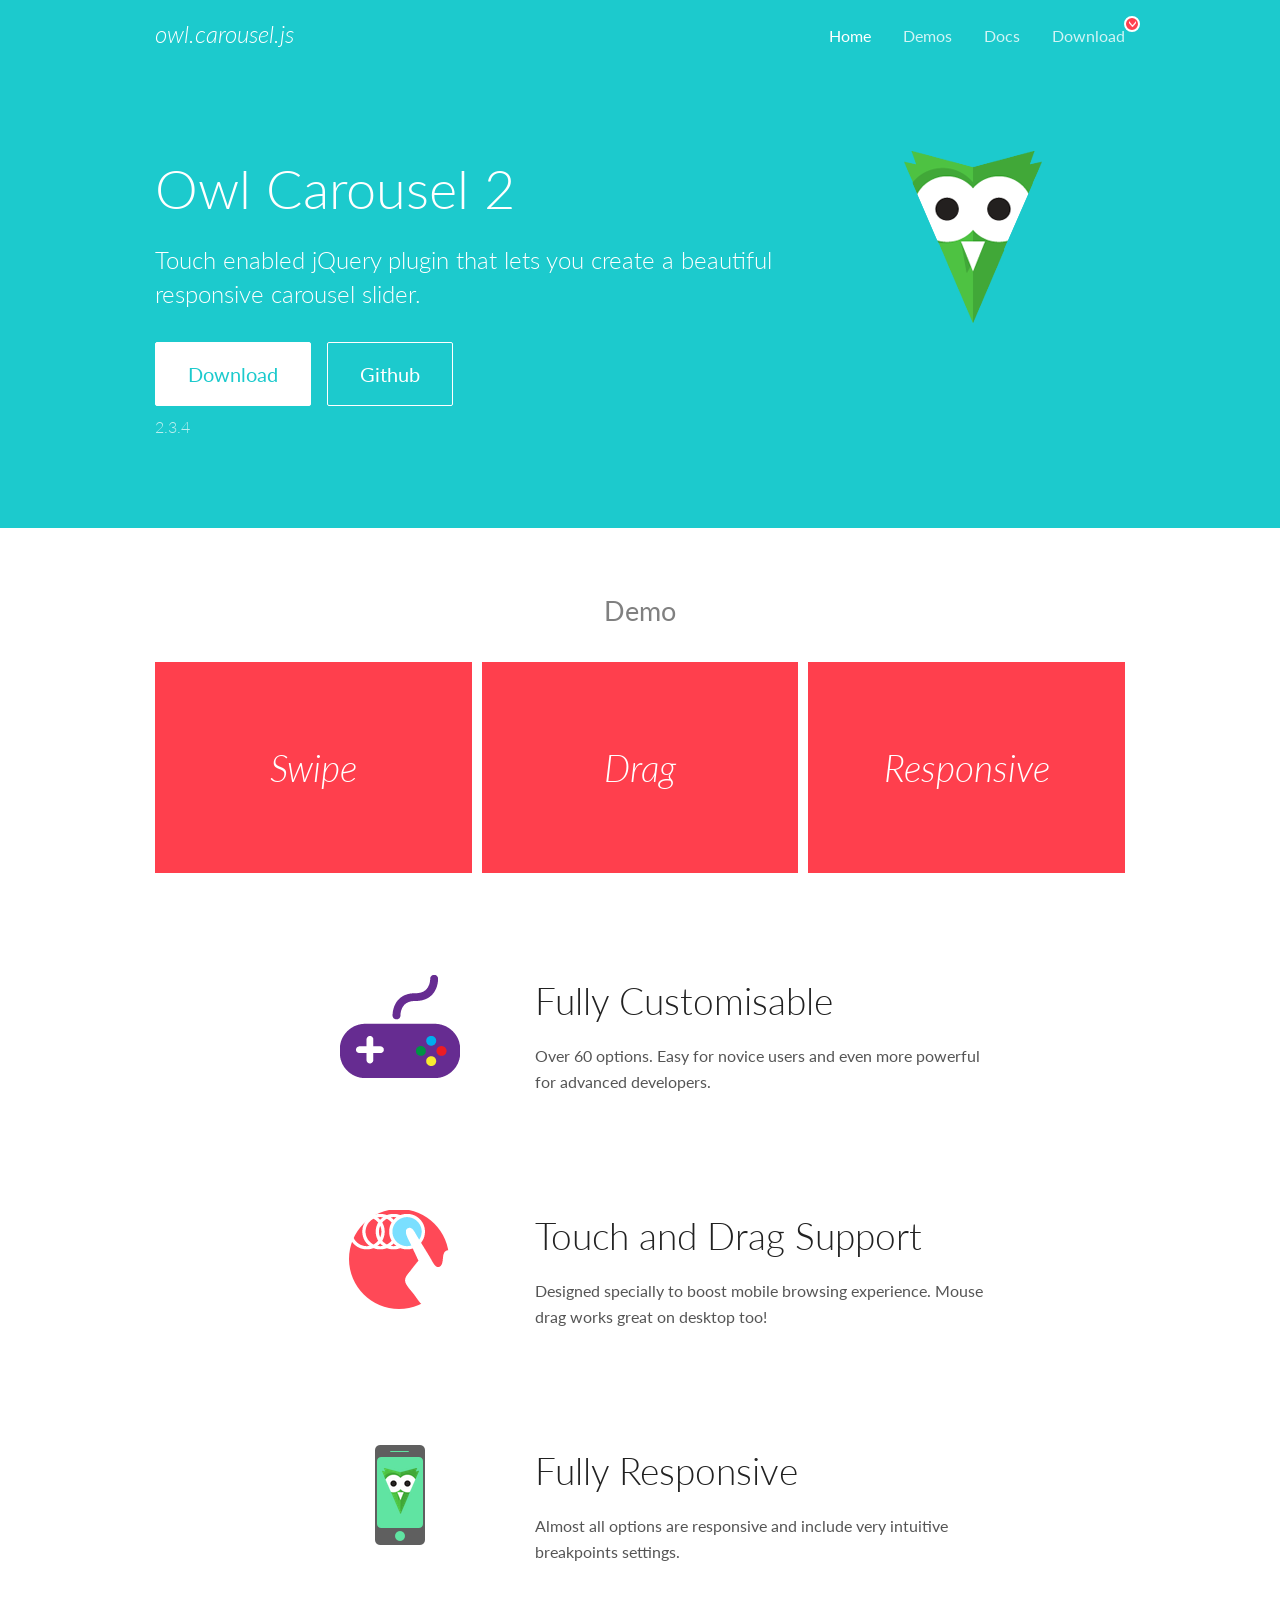
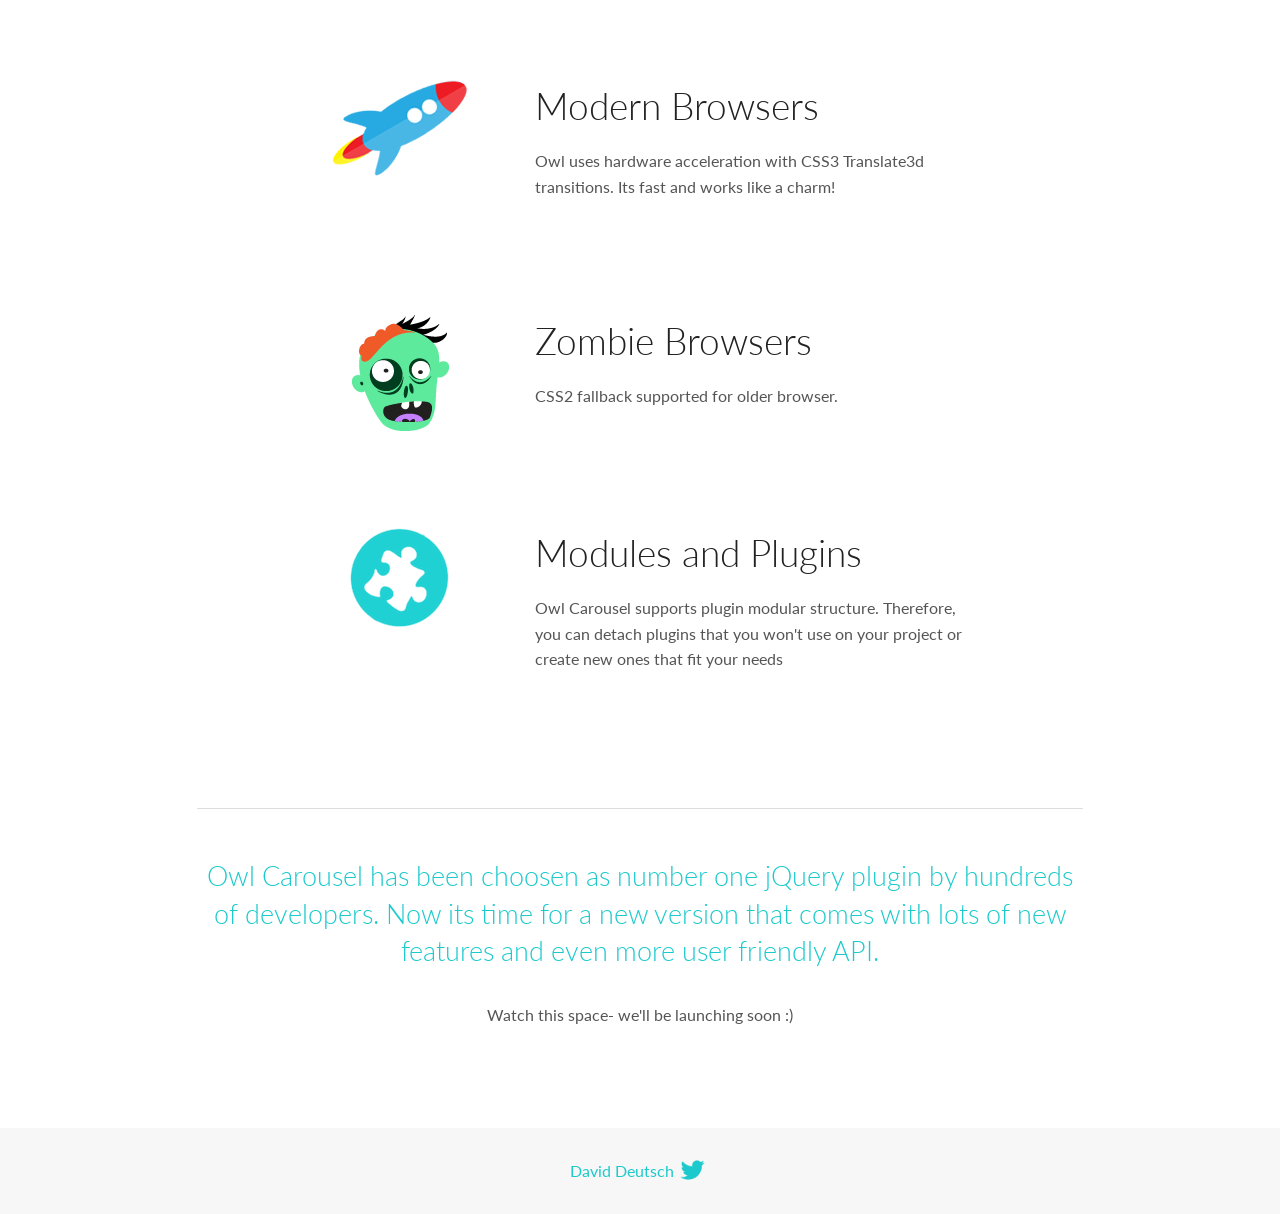
<file: OwlCarousel2-2.3.4/docs/index.html>
<!DOCTYPE html>
<html lang="en">
  <head>

    <!-- head -->
    <meta charset="utf-8">
    <meta name="msapplication-tap-highlight" content="no" />
    <meta name="viewport" content="width=device-width, initial-scale=1.0" />
    <meta name="description" content="Touch enabled jQuery plugin that lets you create beautiful responsive carousel slider.">
    <meta name="author" content="David Deutsch">
    <title>
      Home | Owl Carousel | 2.3.4
    </title>

    <!-- Stylesheets -->
    <link href='https://fonts.googleapis.com/css?family=Lato:300,400,700,400italic,300italic' rel='stylesheet' type='text/css'>
    <link rel="stylesheet" href="assets/css/docs.theme.min.css">

    <!-- Owl Stylesheets -->
    <link rel="stylesheet" href="assets/owlcarousel/assets/owl.carousel.min.css">
    <link rel="stylesheet" href="assets/owlcarousel/assets/owl.theme.default.min.css">

    <!-- HTML5 shim and Respond.js IE8 support of HTML5 elements and media queries -->

    <!--[if lt IE 9]>
      <script src="https://oss.maxcdn.com/libs/html5shiv/3.7.0/html5shiv.js"></script>
      <script src="https://oss.maxcdn.com/libs/respond.js/1.3.0/respond.min.js"></script>
    <![endif]-->

    <!-- Favicons -->
    <link rel="apple-touch-icon-precomposed" sizes="144x144" href="assets/ico/apple-touch-icon-144-precomposed.png">
    <link rel="shortcut icon" href="assets/ico/favicon.png">
    <link rel="shortcut icon" href="favicon.ico">

    <!-- Yeah i know js should not be in header. Its required for demos.-->

    <!-- javascript -->
    <script src="assets/vendors/jquery.min.js"></script>
    <script src="assets/owlcarousel/owl.carousel.js"></script>
  </head>
  <body>

    <!-- header -->
    <header class="header">
      <div class="row">
        <div class="large-12 columns">
          <div class="brand left">
            <h3>
              <a href="/OwlCarousel2/">owl.carousel.js</a> 
            </h3>
          </div>
          <a id="toggle-nav" class="right">
            <span></span> <span></span> <span></span> 
          </a> 
          <div class="nav-bar">
            <ul class="clearfix">
              <li class="active">
                <a href="/OwlCarousel2/index.html">Home</a> 
              </li>
              <li> <a href="/OwlCarousel2/demos/demos.html">Demos</a>  </li>
              <li> <a href="/OwlCarousel2/docs/started-welcome.html">Docs</a>  </li>
              <li>
                <a href="https://github.com/OwlCarousel2/OwlCarousel2/archive/2.3.4.zip">Download</a> 
                <span class="download"></span> 
              </li>
            </ul>
          </div>
        </div>
      </div>
    </header>

    <!-- home panel -->
    <section id="hero">
      <div class="row">
        <div class="large-8 medium-8 columns">
          <h1>Owl Carousel 2</h1>
          <h4>Touch enabled jQuery plugin that lets you create a beautiful responsive carousel slider.</h4>
          <a href="https://github.com/OwlCarousel2/OwlCarousel2/archive/2.3.4.zip" class="hero-button">Download</a> 
          <a href="https://github.com/OwlCarousel2/OwlCarousel2" class="hero-button outline">Github</a> 
          <p>2.3.4</p>
        </div>
        <div class="large-4 medium-4 columns">
          <img class="owl-logo" src="assets/img/owl-logo.png" alt="mr. Owl">
        </div>
      </div>
    </section>

    <!-- body -->
    <div class="home-demo">
      <div class="row">
        <div class="large-12 columns">
          <h3>Demo</h3>
          <div class="owl-carousel">
            <div class="item">
              <h2>Swipe</h2>
            </div>
            <div class="item">
              <h2>Drag</h2>
            </div>
            <div class="item">
              <h2>Responsive</h2>
            </div>
            <div class="item">
              <h2>CSS3</h2>
            </div>
            <div class="item">
              <h2>Fast</h2>
            </div>
            <div class="item">
              <h2>Easy</h2>
            </div>
            <div class="item">
              <h2>Free</h2>
            </div>
            <div class="item">
              <h2>Upgradable</h2>
            </div>
            <div class="item">
              <h2>Tons of options</h2>
            </div>
            <div class="item">
              <h2>Infinity</h2>
            </div>
            <div class="item">
              <h2>Auto Width</h2>
            </div>
          </div>
        </div>
      </div>
    </div>
    <script>
      var owl = $('.owl-carousel');
      owl.owlCarousel({
        margin: 10,
        loop: true,
        responsive: {
          0: {
            items: 1
          },
          600: {
            items: 2
          },
          1000: {
            items: 3
          }
        }
      })
    </script>

    <!-- features -->
    <div id="features">
      <div class="row">
        <div class="small-12 medium-9 small-centered columns">
          <section class="row feature">
            <div class="medium-4 small-12 columns">
              <img src="assets/img/feature-options.png" alt="">
            </div>
            <div class="medium-8 small-12 columns">
              <h2>Fully Customisable</h2>
              <p>Over 60 options. Easy for novice users and even more powerful for advanced developers.</p>
            </div>
          </section>
          <section class="row feature">
            <div class="medium-4 small-12 columns">
              <img src="assets/img/feature-drag.png" alt="">
            </div>
            <div class="medium-8 small-12 columns">
              <h2>Touch and Drag Support</h2>
              <p>Designed specially to boost mobile browsing experience. Mouse drag works great on desktop too!</p>
            </div>
          </section>
          <section class="row feature">
            <div class="medium-4 small-12 columns">
              <img src="assets/img/feature-responsive.png" alt="">
            </div>
            <div class="medium-8 small-12 columns">
              <h2>Fully Responsive</h2>
              <p>Almost all options are responsive and include very intuitive breakpoints settings.</p>
            </div>
          </section>
          <section class="row feature">
            <div class="medium-4 small-12 columns">
              <img src="assets/img/feature-modern.png" alt="">
            </div>
            <div class="medium-8 small-12 columns">
              <h2>Modern Browsers</h2>
              <p>Owl uses hardware acceleration with CSS3 Translate3d transitions. Its fast and works like a charm! </p>
            </div>
          </section>
          <section class="row feature">
            <div class="medium-4 small-12 columns">
              <img src="assets/img/feature-zombie.png" alt="">
            </div>
            <div class="medium-8 small-12 columns">
              <h2>Zombie Browsers</h2>
              <p>CSS2 fallback supported for older browser.</p>
            </div>
          </section>
          <section class="row feature">
            <div class="medium-4 small-12 columns">
              <img src="assets/img/feature-module.png" alt="">
            </div>
            <div class="medium-8 small-12 columns">
              <h2>Modules and Plugins</h2>
              <p>Owl Carousel supports plugin modular structure. Therefore, you can detach plugins that you won&#x27;t use on your project or create new ones that fit your needs</p>
            </div>
          </section>
        </div>
      </div>
    </div>

    <!-- footer -->
    <section id="teaser-text">
      <div class="row">
        <div class="small-12 medium-11 small-centered columns">
          <hr>
          <h3 id="owl-carousel-has-been-choosen-as-number-one-jquery-plugin-by-hundreds-of-developers-now-its-time-for-a-new-version-that-comes-with-lots-of-new-features-and-even-more-user-friendly-api-">Owl Carousel has been choosen as number one jQuery plugin by hundreds of developers. Now its time for a new version that comes with lots of new features and even more user friendly API.</h3>
          <p>Watch this space- we&#39;ll be launching soon :)</p>
        </div>
      </div>
    </section>

    <!-- footer -->
    <footer class="footer">
      <div class="row">
        <div class="large-12 columns">
          <h5>
            <a href="/OwlCarousel2/docs/support-contact.html">David Deutsch</a> 
            <a id="custom-tweet-button" href="https://twitter.com/share?url=https://github.com/OwlCarousel2/OwlCarousel2&text=Owl Carousel - This is so awesome! " target="_blank"></a> 
          </h5>
        </div>
      </div>
    </footer>

    <!-- vendors -->
    <script src="assets/vendors/highlight.js"></script>
    <script src="assets/js/app.js"></script>
  </body>
</html>
</file>
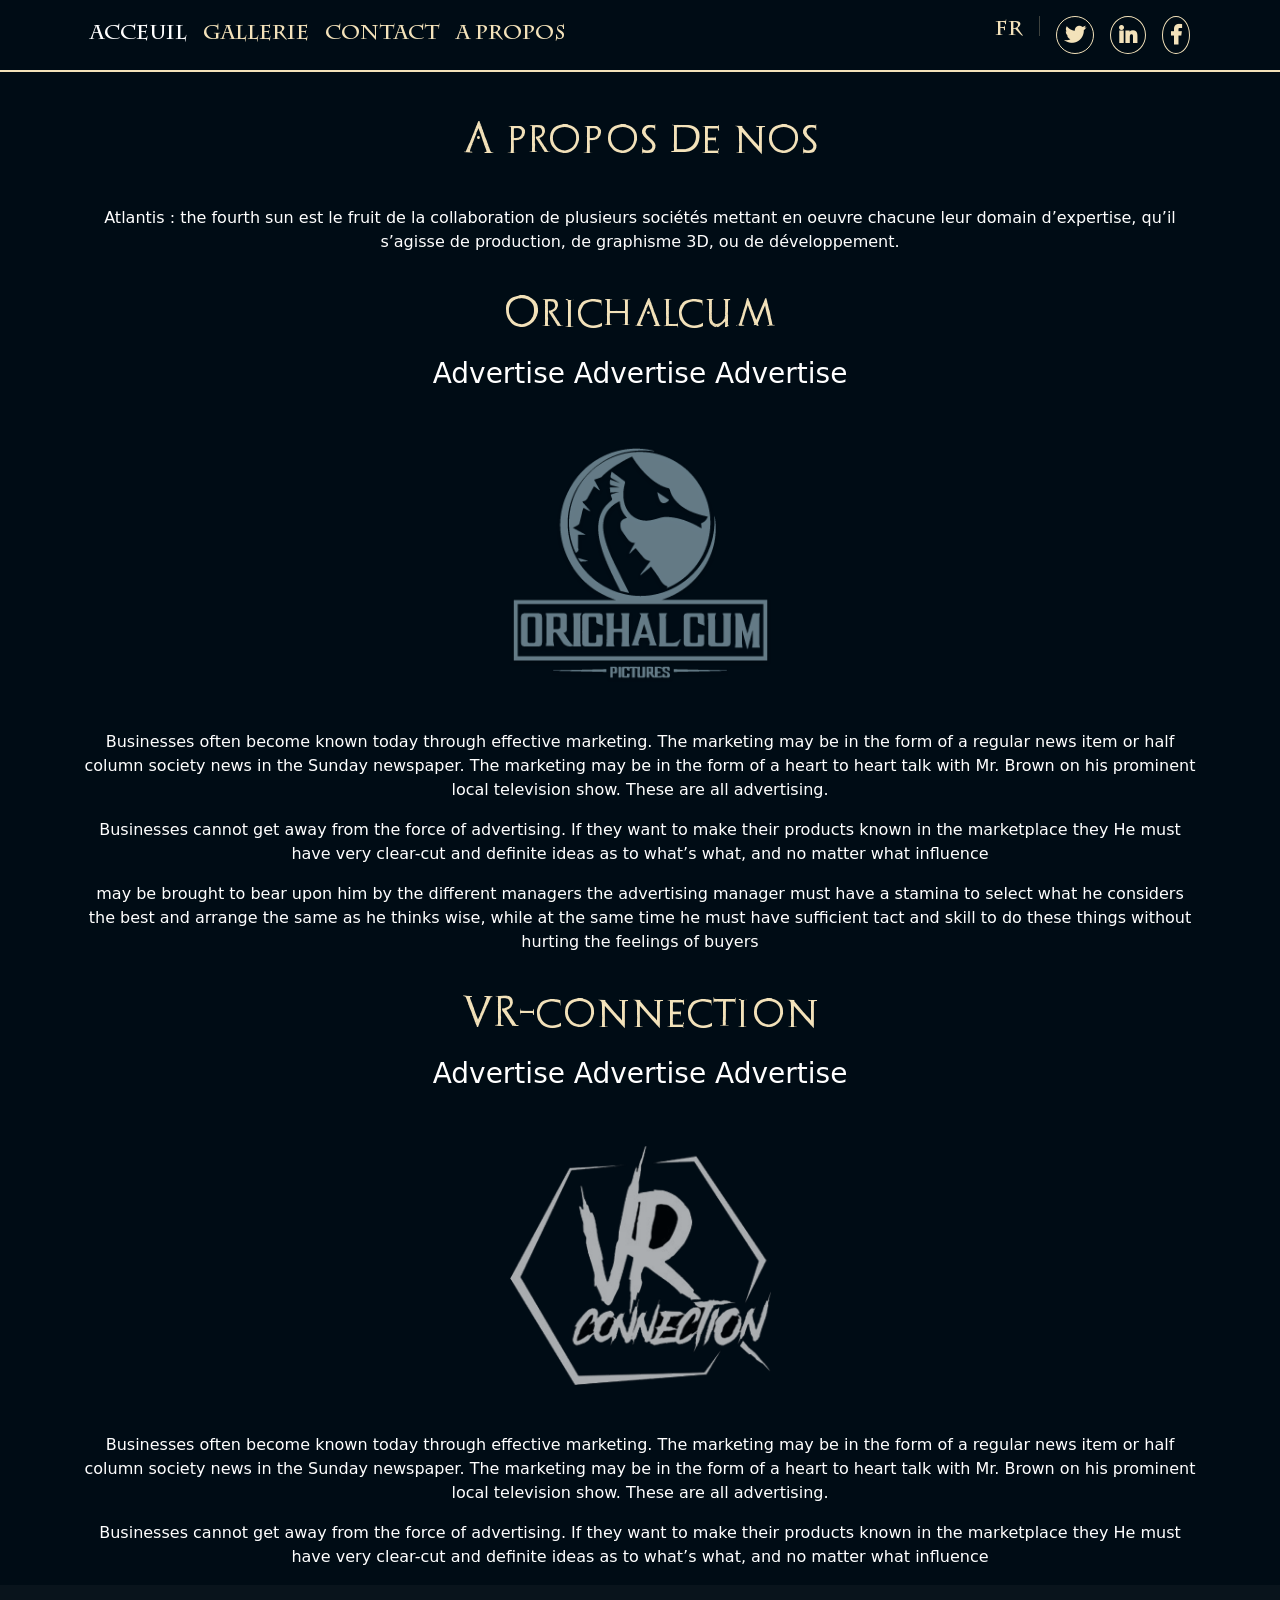
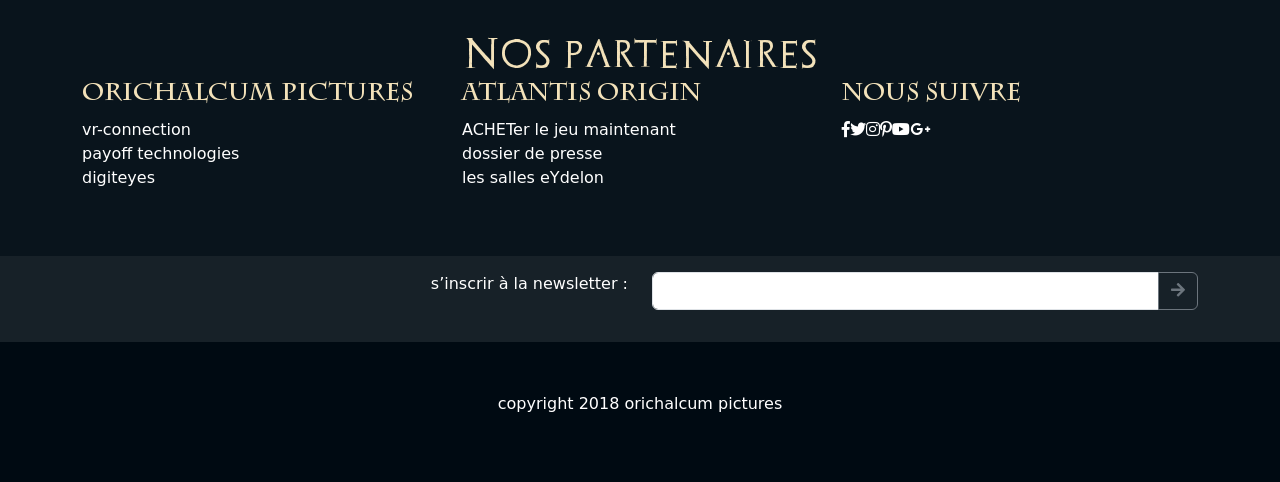
<file: about.html>
<!DOCTYPE html>
<html lang="en">
<head>
    <meta charset="UTF-8">
    <meta name="viewport" content="width=device-width, initial-scale=1.0">
    <title>About</title>
    <link rel="stylesheet" href="css/bootstrap.css">
    <link rel="stylesheet" href="font/stylesheet.css">
    <link rel="stylesheet" href="css/fontawesome-all.css">
    <link rel="stylesheet" href="css/style.css">
</head>
<body class="about"> 
        <!-- ========== Start header ========== -->
        <header>
            <nav class="navbar navbar-expand-sm navbar-dark bg-transparent">
                  <div class="container">
                    <button class="navbar-toggler d-lg-none" type="button" data-bs-toggle="collapse" data-bs-target="#collapsibleNavId" aria-controls="collapsibleNavId"
                        aria-expanded="false" aria-label="Toggle navigation">
                        <span class="navbar-toggler-icon"></span>
                    </button>
                    <div class="collapse navbar-collapse" id="collapsibleNavId">
                        <ul class="navbar-nav me-auto mt-2 mt-lg-0">
                            <li class="nav-item">
                                <a class="nav-link active" href="index.html" aria-current="page">Acceuil <span class="visually-hidden">(current)</span></a>
                            </li>
                            <li class="nav-item">
                                <a class="nav-link" href="gallery.html">GALLERIE </a>
                            </li>
                            <li class="nav-item">
                                <a class="nav-link" href="contact.html">Contact  </a>
                            </li>
                            <li class="nav-item">
                                <a class="nav-link" href="about.html">A propos </a>
                            </li>
                        </ul>
                    </div>
                    <ul class="navbar-nav">
                        <li class="nav-item">
                            <a href="" class="nav-link">
                                FR
                            </a>
                        </li>
                        <li class="nav-item">
                            <a href="" class="nav-link">
                                <div class="vr"></div>
                            </a>
                        </li>
                        <li class="nav-item">
                            <a href="" class="nav-link">
                                <i class="fab fa-twitter"></i>
                            </a>
                        </li>
                        <li class="nav-item">
                            <a href="" class="nav-link">
                                <i class="fab fa-linkedin-in"></i>
                            </a>
                        </li>
                        <li class="nav-item">
                            <a href="" class="nav-link">
                                <i class="fab fa-facebook-f"></i>
                            </a>
                        </li>
                    </ul>
              </div>
            </nav>
        </header>
        <!-- ========== End header ========== -->
        <!-- ========== Start about ========== -->
        <section class="about text-center">
            <div class="container">
                    <h2 class="my-5 text-center">A propos de nos</h2>
                    <p>Atlantis : the fourth sun est le fruit de la collaboration de plusieurs sociétés mettant en oeuvre chacune leur domain d’expertise, qu’il s’agisse de production, de graphisme 3D, ou de développement.</p>

            </div>
            <div class="container">
                <div class="row">
                    <h2 class="my-4">Orichalcum</h2>
                    <h3>Advertise Advertise Advertise</h3>
                    <img class="w-25 mx-auto my-5" src="asset/img/apropos/Objet-dynamique-vectoriel.png" alt="">
                    <p>Businesses often become known today through effective marketing. The marketing may be in the form of a regular news item or half column society news in the Sunday newspaper. The marketing may be in the form of a heart to heart talk with Mr. Brown on his prominent local television show. These are all advertising.</p>
                    <p>Businesses cannot get away from the force of advertising. If they want to make their products known in the marketplace they He must have very clear-cut and definite ideas as to what’s what, and no matter what influence</p>
                    <p>may be brought to bear upon him by the different managers the advertising manager must have a stamina to select what he considers the best and arrange the same as he thinks wise, while at the same time he must have sufficient tact and skill to do these things without hurting the feelings of buyers</p>
                </div>
            </div>
            <div class="container">
                <div class="row">
                    <h2 class="my-4">VR-connection</h2>
                    <h3>Advertise Advertise Advertise</h3>
                    <img class="w-25 mx-auto my-5" src="asset/img/apropos/VRV.png" alt="">
                    <p>Businesses often become known today through effective marketing. The marketing may be in the form of a regular news item or half column society news in the Sunday newspaper. The marketing may be in the form of a heart to heart talk with Mr. Brown on his prominent local television show. These are all advertising.
                    </p>
                    <p>Businesses cannot get away from the force of advertising. If they want to make their products known in the marketplace they He must have very clear-cut and definite ideas as to what’s what, and no matter what influence</p>
                </div>
            </div>
        </section>
        <!-- ========== End about ========== -->
        <!-- ========== Start footer ========== -->
        <footer>
            <div class="footer-link">
                    <div class="container">
                        <h2 class="text-center">Nos partenaires</h2>
                    </div>
                    <div class="container">
                        <div class="row">
                            <div class="col-md-4">
                                <h3>ORICHALCUM PICTURES</h3>
                                <ul class="list-unstyled">
                                    <li>vr-connection</li>
                                    <li>payoff technologies</li>
                                    <li>digiteyes</li>
                                </ul>
                            </div>
                            <div class="col-md-4">
                                <h3>Atlantis Origin</h3>
                                <ul class="list-unstyled">
                                    <li>ACHETer le jeu maintenant</li>
                                    <li>dossier de presse</li>
                                    <li>les salles eYdelon</li>
                                </ul>
                            </div>
                            <div class="col-md-4">
                                <h3>nous suivre</h3>
                                <ul class="list-unstyled d-flex">   
                                    <li><i class="fab fa-facebook-f"></i></li>
                                    <li><i class="fab fa-twitter"></i>  </li>
                                    <li><i class="fab fa-instagram"></i> </li>
                                    <li><i class="fab fa-pinterest-p"></i> </li>
                                    <li><i class="fab fa-youtube"></i></li>
                                    <li><i class="fab fa-google-plus-g"></i></li>
                                </ul>
                            </div>
                        </div>
                    </div>
            </div>
            <div class="footer-newsletter">
                    <div class="container">
                        <div class="row">
                            <div class="col-md-6">
                                <p class="text-end">s’inscrir à la newsletter : </p>
                            </div>
                            <div class="col-md-6">
                                <form action="">
                                    <div class="input-group mb-3">
                                        <input type="text" class="form-control" placeholder="" aria-label="Button" aria-describedby="">
                                        <button class="btn btn-outline-secondary" type="button" id="">
                                            <i class="fas fa-arrow-right"></i>
                                        </button>
                                    </div>
                                </form>
                            </div>
                        </div>
                    </div>
            </div>
            <div class="footer-copyright text-center">
                <p>copyright 2018 orichalcum pictures</p>
            </div>
        </footer>
        <!-- ========== End footer ========== -->

    
    <script src="js/bootstrap.bundle.js"></script>

</body>
</html>
</file>
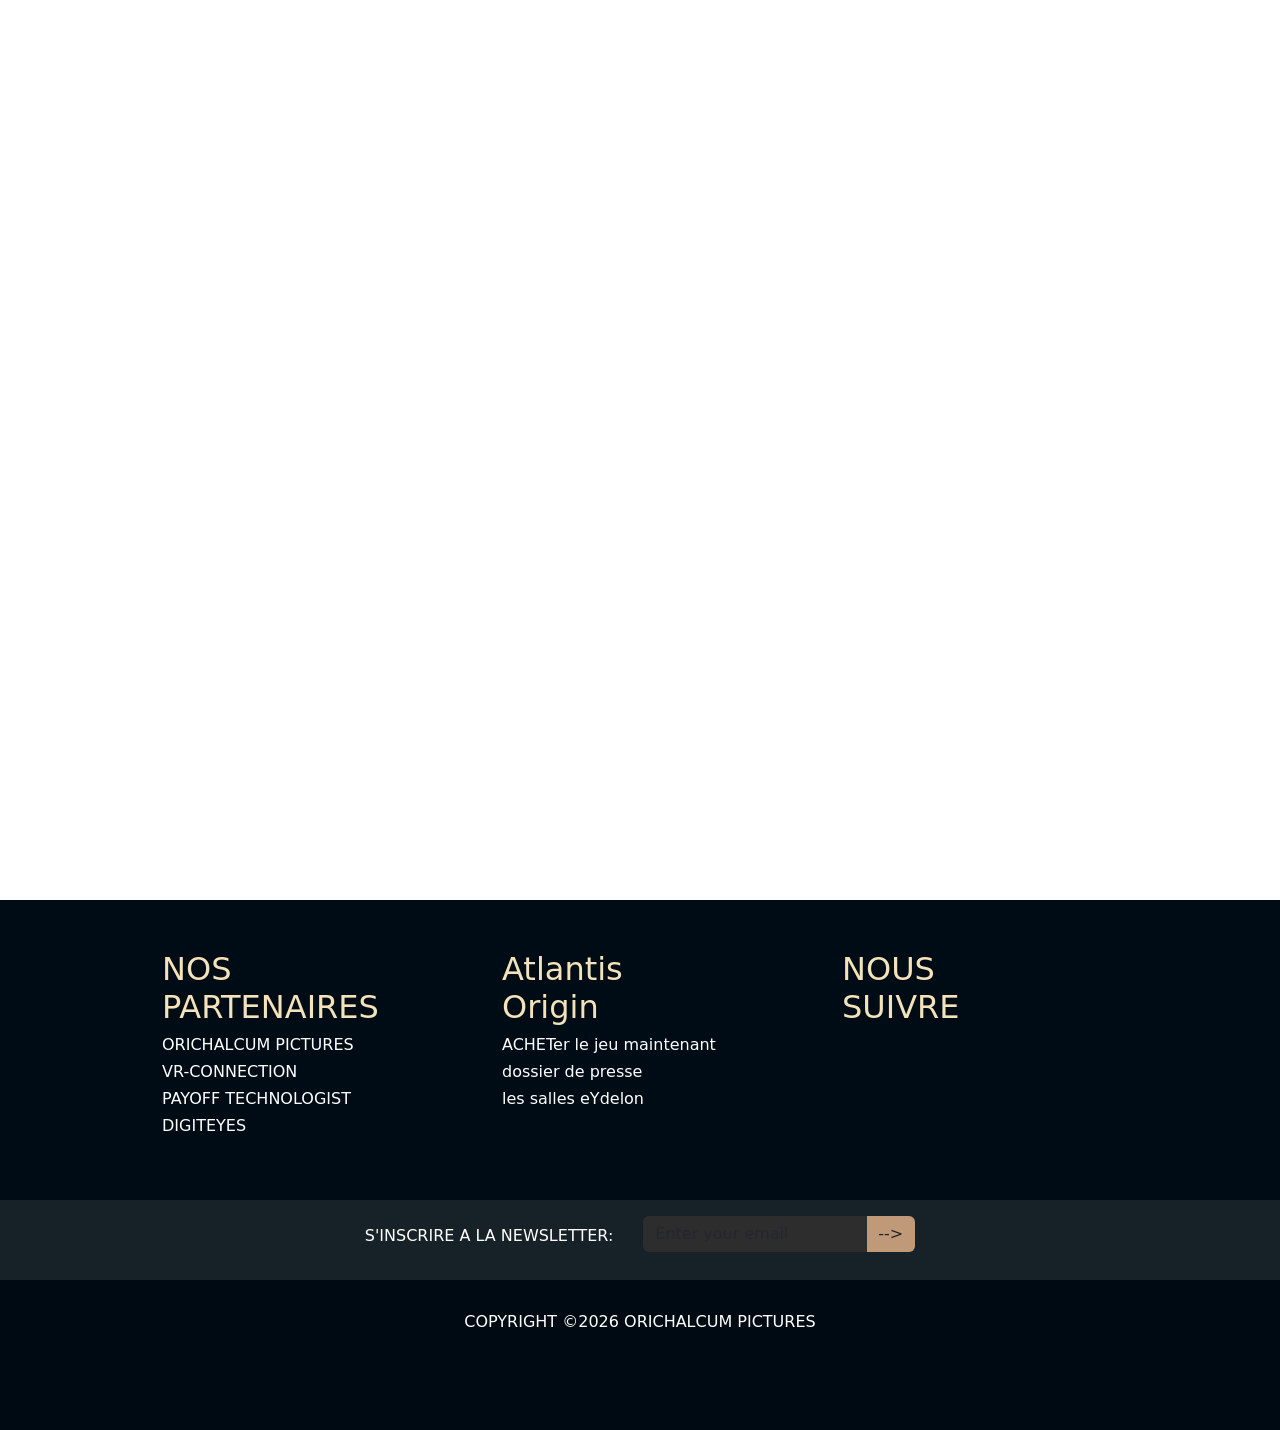
<file: apropos.html>
<!DOCTYPE html>
<html lang="en">
<head>
  <meta charset="UTF-8">
  <link rel="stylesheet" href="css/bootstrap.css" />
    <link rel="stylesheet" href="css/apropos.css" />
  <meta name="viewport" content="width=device-width, initial-scale=1.0">
  <title>apropos</title>
</head>
<body>
  <header>

  </header>
  <!-- fin de header  -->
  <main>
    <div class="container-fluid">
      <div class="row">
        <div class="col-md-12 apropos">
        
        </div>
        <div class="col-md-12 apropos">

        </div>
        
      </div>
      
    </div>

  </main>
  <!-- fin de main  -->
  <footer>
    <div class="partie4">
      <div class="row d-flex ">
        <div class="col-md-4">
             <div class="p4box">
                <h2><a href="">NOS PARTENAIRES</a></h2>
                <h6><a href="">ORICHALCUM PICTURES</a></h6>
                <h6><a href="">VR-CONNECTION</a></h6>
                <h6><a href="">PAYOFF TECHNOLOGIST</a></h6>
                <h6><a href="">DIGITEYES</a></h6>
                
             </div>
        </div>
        <div class="col-md-4">
          <div class="p4box">
            <h2><a href="">Atlantis Origin</a></h2>
            <h6><a href="">ACHETer le jeu maintenant</a></h6>
            <h6><a href="">dossier de presse</a></h6>
            <h6><a href="">les salles eYdelon</a></h6>
         </div>
          

        </div>
        <div class="col-4">
          <div class="p4box">
            <h2><a href="">NOUS SUIVRE</a></h2>
            <div class="div ms-0">
              <ul class="d-flex ms-0">
                <li><a href=""><i class="fa-brands fa-facebook-f"></i></a></li>
                <li><a href=""><i class="fa-brands fa-twitter"></i></a></li>
                <li><a href=""><i class="fa-brands fa-instagram"></i></a></li>
                <li><a href=""><i class="fa-brands fa-paypal"></i> </a></li>
                <li><a href=""><i class="fa-brands fa-youtube"></i></a></li>
                <li><a href=""><i class="fa-brands fa-google"></i></a></li>
            </div>
            </ul>
          </div>         
         </div>
        </div>
            </div>
              <div class="col-md-12 palet">
                <div class=" d-grid d-flex justify-content-center btn-toolbar">
                  <span class="text-white mt-4">S'INSCRIRE A LA NEWSLETTER:</span>
                   <div class="input-group">
                    <input type="text" class="form-control mt-3 myinput" placeholder="Enter your email" aria-label="Input group example" aria-describedby="btnGroupAddon2">
                    <div class="input-group-text mt-3 mydiv" id="btnGroupAddon2">--></div>
                  </div>
                </div>
              </div>
            </div>
            <div class="foo">
              <div class="container-fluid d-flex justify-content-center align-items-center">
                <p style="color: white;">COPYRIGHT &copy;<script>document.write(new Date().getFullYear());</script>
                  ORICHALCUM PICTURES</p>
              </div>
            </div>

  </footer>
  <!-- fin footer  -->
  <script src="js/b823f0ec8f.js"></script>
  <script src="js/bootstrap.bundle.js"></script>

</body>
</html>
</file>
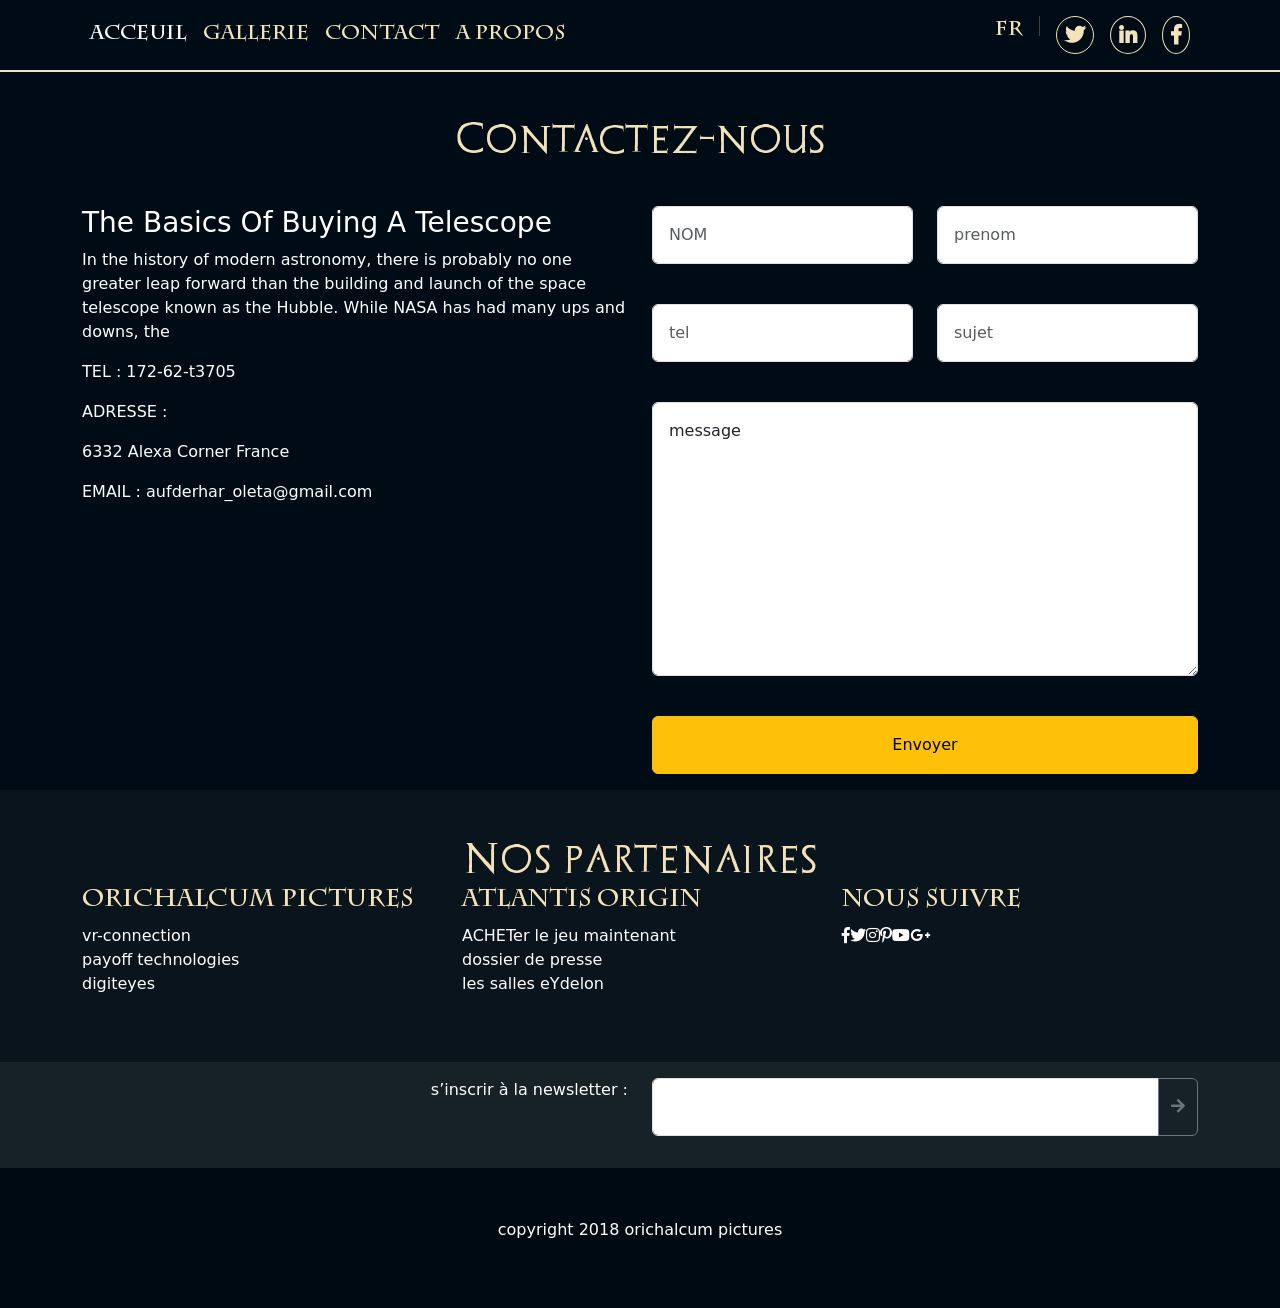
<file: contact.html>
<!DOCTYPE html>
<html lang="en">
<head>
    <meta charset="UTF-8">
    <meta name="viewport" content="width=device-width, initial-scale=1.0">
    <title>Contact</title>
    <link rel="stylesheet" href="css/bootstrap.css">
    <link rel="stylesheet" href="font/stylesheet.css">
    <link rel="stylesheet" href="css/fontawesome-all.css">
    <link rel="stylesheet" href="css/style.css">
</head>
<body class="contact"> 
        <!-- ========== Start header ========== -->
        <header>
            <nav class="navbar navbar-expand-sm navbar-dark bg-transparent">
                  <div class="container">
                    <button class="navbar-toggler d-lg-none" type="button" data-bs-toggle="collapse" data-bs-target="#collapsibleNavId" aria-controls="collapsibleNavId"
                        aria-expanded="false" aria-label="Toggle navigation">
                        <span class="navbar-toggler-icon"></span>
                    </button>
                    <div class="collapse navbar-collapse" id="collapsibleNavId">
                        <ul class="navbar-nav me-auto mt-2 mt-lg-0">
                            <li class="nav-item">
                                <a class="nav-link active" href="index.html" aria-current="page">Acceuil <span class="visually-hidden">(current)</span></a>
                            </li>
                            <li class="nav-item">
                                <a class="nav-link" href="gallery.html">GALLERIE </a>
                            </li>
                            <li class="nav-item">
                                <a class="nav-link" href="contact.html">Contact  </a>
                            </li>
                            <li class="nav-item">
                                <a class="nav-link" href="about.html">A propos </a>
                            </li>
                        </ul>
                    </div>
                    <ul class="navbar-nav">
                        <li class="nav-item">
                            <a href="" class="nav-link">
                                FR
                            </a>
                        </li>
                        <li class="nav-item">
                            <a href="" class="nav-link">
                                <div class="vr"></div>
                            </a>
                        </li>
                        <li class="nav-item">
                            <a href="" class="nav-link">
                                <i class="fab fa-twitter"></i>
                            </a>
                        </li>
                        <li class="nav-item">
                            <a href="" class="nav-link">
                                <i class="fab fa-linkedin-in"></i>
                            </a>
                        </li>
                        <li class="nav-item">
                            <a href="" class="nav-link">
                                <i class="fab fa-facebook-f"></i>
                            </a>
                        </li>
                    </ul>
              </div>
            </nav>     
        </header>
        <!-- ========== End header ========== -->
        <!-- ========== Start Contact ========== -->
        <section class="contact">
                <h2 class="text-center my-5">Contactez-nous</h2>
                <div class="container">
                    <div class="row">
                        <div class="col-md-6">
                            <h3>The Basics Of Buying A Telescope</h3>
                            <p>In the history of modern astronomy, there is probably no one greater leap forward than the building and launch of the space telescope known as the Hubble. While NASA has had many ups and downs, the</p>
                            <p>TEL : 172-62-t3705</p>
                            <p>ADRESSE : <address>6332 Alexa Corner France</address></p>
                            <p>EMAIL : aufderhar_oleta@gmail.com</p>
                        </div>
                        <div class="col-md-6">
                            <form action="" method="post">
                                <div class="row g-4">
                                    <div class="col-md-6">
                                        <div class="mb-3">
                                          <input type="text" name="nom" id="nom" class="form-control p-3" placeholder="NOM">
                                        </div>
                                    </div>
                                    <div class="col-md-6">
                                        <div class="mb-3">
                                          <input type="text" name="prenom" id="prenom" class="form-control p-3" placeholder="prenom">
                                        </div>
                                    </div>
                                    <div class="col-md-6">
                                        <div class="mb-3">
                                          <input type="text" name="tel" id="tel" class="form-control p-3" placeholder="tel">
                                        </div>
                                    </div>
                                    <div class="col-md-6">
                                        <div class="mb-3">
                                          <input type="text" name="sujet" id="sujet" class="form-control p-3" placeholder="sujet">
                                        </div>
                                    </div>
                                    <div class="col-md-12">
                                        <div class="mb-3">
                                          <textarea class="form-control p-3" name="message" id="message" cols="30" rows="10">message</textarea>
                                        </div>
                                    </div>
                                    <div class="col-md-12">
                                        <div class="mb-3">
                                            <button class="btn p-3 w-100 btn-warning">Envoyer</button>
                                        </div>
                                    </div>
                                </div>
                            </form>
                        </div>
                    </div>
                </div>
        </section>
        <!-- ========== End Contact ========== -->
        <!-- ========== Start footer ========== -->
        <footer>
            <div class="footer-link">
                    <div class="container">
                        <h2 class="text-center">Nos partenaires</h2>
                    </div>
                    <div class="container">
                        <div class="row">
                            <div class="col-md-4">
                                <h3>ORICHALCUM PICTURES</h3>
                                <ul class="list-unstyled">
                                    <li>vr-connection</li>
                                    <li>payoff technologies</li>
                                    <li>digiteyes</li>
                                </ul>
                            </div>
                            <div class="col-md-4">
                                <h3>Atlantis Origin</h3>
                                <ul class="list-unstyled">
                                    <li>ACHETer le jeu maintenant</li>
                                    <li>dossier de presse</li>
                                    <li>les salles eYdelon</li>
                                </ul>
                            </div>
                            <div class="col-md-4">
                                <h3>nous suivre</h3>
                                <ul class="list-unstyled d-flex">   
                                    <li><i class="fab fa-facebook-f"></i></li>
                                    <li><i class="fab fa-twitter"></i>  </li>
                                    <li><i class="fab fa-instagram"></i> </li>
                                    <li><i class="fab fa-pinterest-p"></i> </li>
                                    <li><i class="fab fa-youtube"></i></li>
                                    <li><i class="fab fa-google-plus-g"></i></li>
                                </ul>
                            </div>
                        </div>
                    </div>
            </div>
            <div class="footer-newsletter">
                    <div class="container">
                        <div class="row">
                            <div class="col-md-6">
                                <p class="text-end">s’inscrir à la newsletter : </p>
                            </div>
                            <div class="col-md-6">
                                <form action="">
                                    <div class="input-group mb-3">
                                        <input type="text" class="form-control p-3" placeholder="" aria-label="Button" aria-describedby="">
                                        <button class="btn btn-outline-secondary" type="button" id="">
                                            <i class="fas fa-arrow-right"></i>
                                        </button>
                                    </div>
                                </form>
                            </div>
                        </div>
                    </div>
            </div>
            <div class="footer-copyright text-center">
                <p>copyright 2018 orichalcum pictures</p>
            </div>
        </footer>
        <!-- ========== End footer ========== -->

    
    <script src="js/bootstrap.bundle.js"></script>

</body>
</html>
</file>
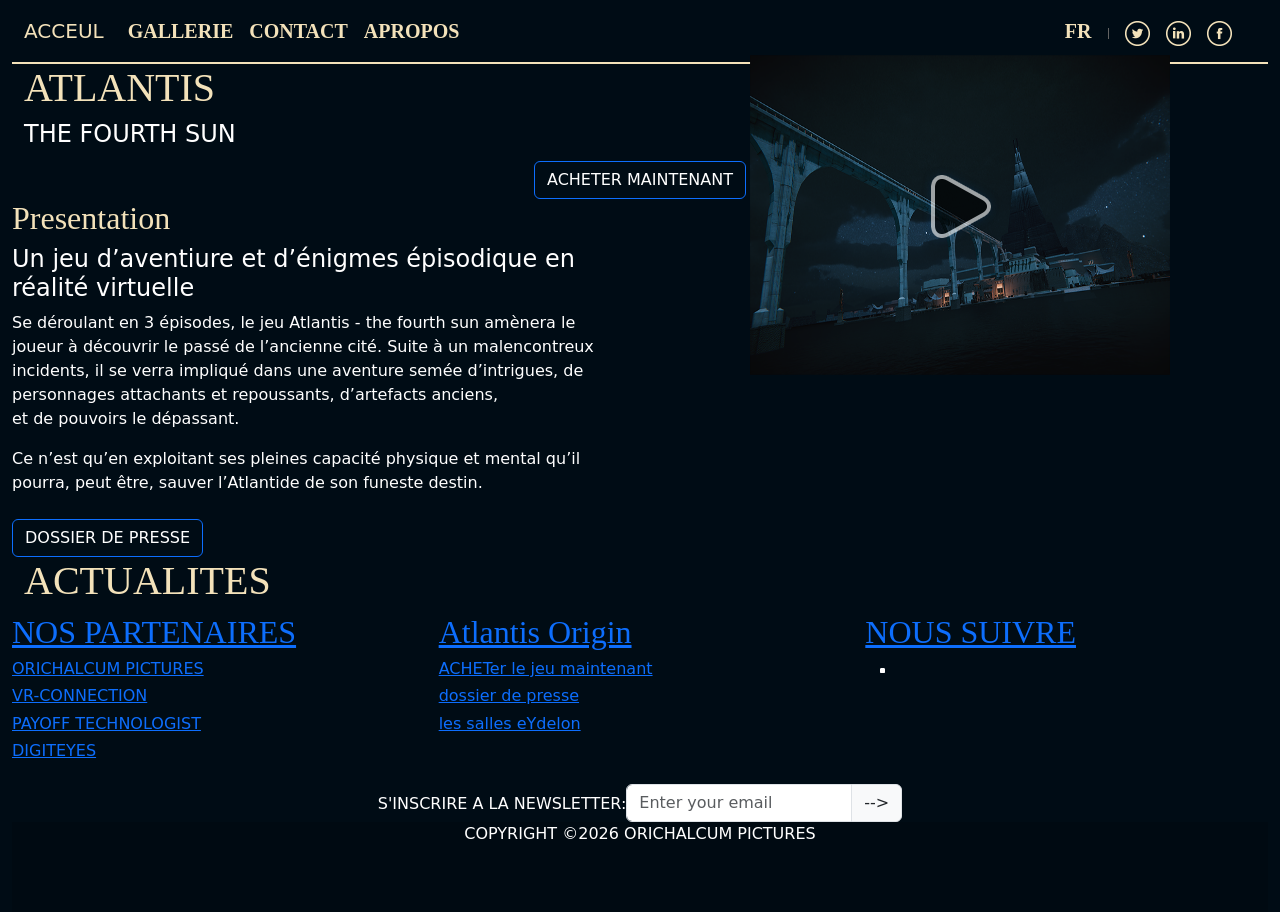
<file: proDesign.html>
<!DOCTYPE html>
<html lang="en">
  <head>
    <meta charset="UTF-8" />
    <link rel="stylesheet" href="css/bootstrap.css" />
    <link rel="stylesheet" href="css/style.css" />
    <meta name="viewport" content="width=device-width, initial-scale=1.0" />
    <title>mon project</title>
  </head>
  <body>
    <div class="container-fluid bgglobal">
      <div class="partie1">
        <div class="header">
            <!--  Code navbar -->

            <nav class="navbar navbar-expand-lg ">
              <div class="container-fluid">
                <a class="navbar-brand" href="#" style="color: #f3e2ba;">ACCEUL</a>
                <button
                  class="navbar-toggler"
                  type="button"
                  data-bs-toggle="collapse"
                  data-bs-target="#navbarText"
                  aria-controls="navbarText"
                  aria-expanded="false"
                  aria-label="Toggle navigation"
                >
                  <span class="navbar-toggler-icon"></span>
                </button>
                <div class="collapse navbar-collapse" id="navbarText">
                  <ul class="navbar-nav me-auto mb-2 mb-lg-0">
                    <li class="nav-item">
                      <a class="nav-link active" aria-current="page" href="#"
                      style="color: #f3e2ba;">GALLERIE</a
                      >
                    </li>
                    <li class="nav-item">
                      <a class="nav-link" href="#" style="color: #f3e2ba;">CONTACT</a>
                    </li>
                    <li class="nav-item">
                      <a class="nav-link" href="#" style="color: #f3e2ba;">APROPOS</a>
                    </li>
                  </ul>
                  <ul class="navbar-nav me-3 ">
                    <li class="nav-item">
                      <a class="nav-link active" aria-current="page" href="#" style="color: #f3e2ba;"
                        >FR
                        </a
                      >
                    </li>
                    <li class="nav-item">
                      <a class="nav-link" href="#"><svg xmlns="http://www.w3.org/2000/svg" width="1.5" height="11" viewBox="0 0 1.5 11">
                        <defs>
                          <style>
                            .cls-1 {
                              fill: #636363;
                              fill-rule: evenodd;
                            }
                          </style>
                        </defs>
                        <path id="Rectangle_8_copie" data-name="Rectangle 8 copie" class="cls-1" d="M1728.5,36.506h1.5v11h-1.5v-11Z" transform="translate(-1728.5 -36.5)"/>
                      </svg>
                      </a>
                    </li>
                    <li class="nav-item">
                      <a class="nav-link" href="#"><svg xmlns="http://www.w3.org/2000/svg" xmlns:xlink="http://www.w3.org/1999/xlink" width="25" height="25" viewBox="0 0 25 25">
                        <image id="Objet_dynamique_vectoriel" data-name="Objet dynamique vectoriel" width="25" height="25" xlink:href="[data-uri]"/>
                      </svg></a>
                    </li>
                    <li class="nav-item">
                      <a class="nav-link" href="#"><svg xmlns="http://www.w3.org/2000/svg" xmlns:xlink="http://www.w3.org/1999/xlink" width="25" height="25" viewBox="0 0 25 25">
                        <image id="Objet_dynamique_vectoriel" data-name="Objet dynamique vectoriel" width="25" height="25" xlink:href="[data-uri]"/>
                      </svg>
                      </a> 
                    </li>
                    <li class="nav-item">
                      <a class="nav-link" href="#"><svg xmlns="http://www.w3.org/2000/svg" xmlns:xlink="http://www.w3.org/1999/xlink" width="25" height="25" viewBox="0 0 25 25">
                        <image id="Objet_dynamique_vectoriel" data-name="Objet dynamique vectoriel" width="25" height="25" xlink:href="[data-uri]"/>
                      </svg>
                      </i></a>
                    </li>
                  </ul>
                </div>
              </div>
            </nav>
            
            <!-- End  Code navbar -->
        </div>
        <div class="intro"></div>
        <div class="container-fluid">
          <div class="row">
            <div class="col-md-12">
                    <div class="titleatlantist">
                      <h1>
                        <span class="text-center">ATLANTIS</span>
                      </h1>
                      <h4><span class="text-center">THE FOURTH SUN</span></h4>
                    </div>
            </div>
            <div class="col-md-12 d-flex g-1 ms-5">
              <div class="row">
                <div class="col-md-4">
                  <div class="box">
                    <!-- <img src="images/I1.png" alt=""> -->
                  </div>
                </div>
                <div class="col-md-4">
                  <div class="box">
                    <!-- <img src="images/l2.png" alt=""> -->
                  </div>
                </div>
                <div class="col-md-4">
                  <div class="box">
                    <!-- <img src="images/l3.png" alt=""> -->
                  </div>
                </div>
              </div>
            </div>
          </div>
          <div class="row">
            <div class="col-md-12 achetermaintenent">
                  <div class=" d-grid d-flex justify-content-center">
                    <a href="" class="btn btn-primary bg-transparent BW">ACHETER MAINTENANT</a>
                  </div>
            </div>
          </div>

        </div>
      </div>
      <!-- fin de partie 1 -->
      <!-- partie 2 -->
      <div class="partie2">
        <div class="row d-flex">
          <div class="col-md-6">
            <div class="p2box">
              <h2 > Presentation</h2>
              <h4 >Un jeu d’aventiure et d’énigmes épisodique en réalité virtuelle </h4>
              <p >
                Se déroulant en 3 épisodes, le jeu Atlantis - the fourth sun amènera le joueur à découvrir le passé
                de l’ancienne cité. Suite à un malencontreux incidents, il se verra impliqué dans une aventure semée d’intrigues, de personnages attachants et repoussants, d’artefacts anciens,
                <br> et de pouvoirs le dépassant.
                </p>
                <p >
                Ce n’est qu’en exploitant ses pleines capacité physique et mental qu’il pourra, peut être, sauver l’Atlantide de son funeste destin.
              </p>
              <div class=" d-grid d-flex mt-4">
                    <a href="" class="btn btn-primary bg-transparent BW">DOSSIER DE PRESSE</a>
                  </div>
            </div>
          </div>
          <div class="col-md-6">
            <div class="p2box d-flex justify-content-center align-items-center position-relative mt-3">
            <img src="images/ivideo.png" height="320" width="420" alt="" class="position-absolute">
            <p class="text-white position-absolute  "><img src="images/PlayBtn.png" H alt=""></p> 
            </div>
          </div>
        </div>
      </div>

      <!-- fin de partie 2-->
      <div class="partie3">
        <div class="container-fluid">
          <div class="row">
            <div class="col-md-12">
                <div >
                  <h1>
                    <span class="text-center">ACTUALITES</span>
                  </h1>
                </div>
      
            </div>
          </div>
        </div>
          
      </div>
      <!-- fin de partie 3 -->
      <div class="partie4">
        <div class="row d-flex ">
          <div class="col-md-4">
               <div class="p4box">
                  <h2><a href="">NOS PARTENAIRES</a></h2>
                  <h6><a href="">ORICHALCUM PICTURES</a></h6>
                  <h6><a href="">VR-CONNECTION</a></h6>
                  <h6><a href="">PAYOFF TECHNOLOGIST</a></h6>
                  <h6><a href="">DIGITEYES</a></h6>
                  
               </div>
          </div>
          <div class="col-md-4">
            <div class="p4box">
              <h2><a href="">Atlantis Origin</a></h2>
              <h6><a href="">ACHETer le jeu maintenant</a></h6>
              <h6><a href="">dossier de presse</a></h6>
              <h6><a href="">les salles eYdelon</a></h6>
           </div>
            

          </div>
          <div class="col-4">
            <div class="p4box">
              <h2><a href="">NOUS SUIVRE</a></h2>
              <div class="div ms-0">
                <ul class="d-flex ms-0">
                  <li><a href=""><i class="fa-brands fa-facebook-f"></i></a></li>
                  <li><a href=""><i class="fa-brands fa-twitter"></i></a></li>
                  <li><a href=""><i class="fa-brands fa-instagram"></i></a></li>
                  <li><a href=""><i class="fa-brands fa-paypal"></i> </a></li>
                  <li><a href=""><i class="fa-brands fa-youtube"></i></a></li>
                  <li><a href=""><i class="fa-brands fa-google"></i></a></li>
              </div>
              </ul>
            </div>
              
           </div>
            

          </div>
          
              </div>
              <div class="row">
                <div class="col-md-12 palet">
                  <div class=" d-grid d-flex justify-content-center btn-toolbar">
                    <span class="text-white mt-4">S'INSCRIRE A LA NEWSLETTER:</span>
                     <div class="input-group">
                      <input type="text" class="form-control mt-3 myinput" placeholder="Enter your email" aria-label="Input group example" aria-describedby="btnGroupAddon2">
                      <div class="input-group-text mt-3 mydiv" id="btnGroupAddon2">--></div>
                    </div>
                  </div>
                </div>
              </div>

              <footer>
                <div class="container-fluid d-flex justify-content-center align-items-center">
                  <p style="color: white;">COPYRIGHT &copy;<script>document.write(new Date().getFullYear());</script>
                    ORICHALCUM PICTURES</p>
                </div>
              </footer>
      <!-- fin de partie 4-->
      
    </div>

    <!-- script javascript -->
    <script src="js/b823f0ec8f.js"></script>
    <script src="js/bootstrap.bundle.js"></script>
  </body>
</html>
</file>
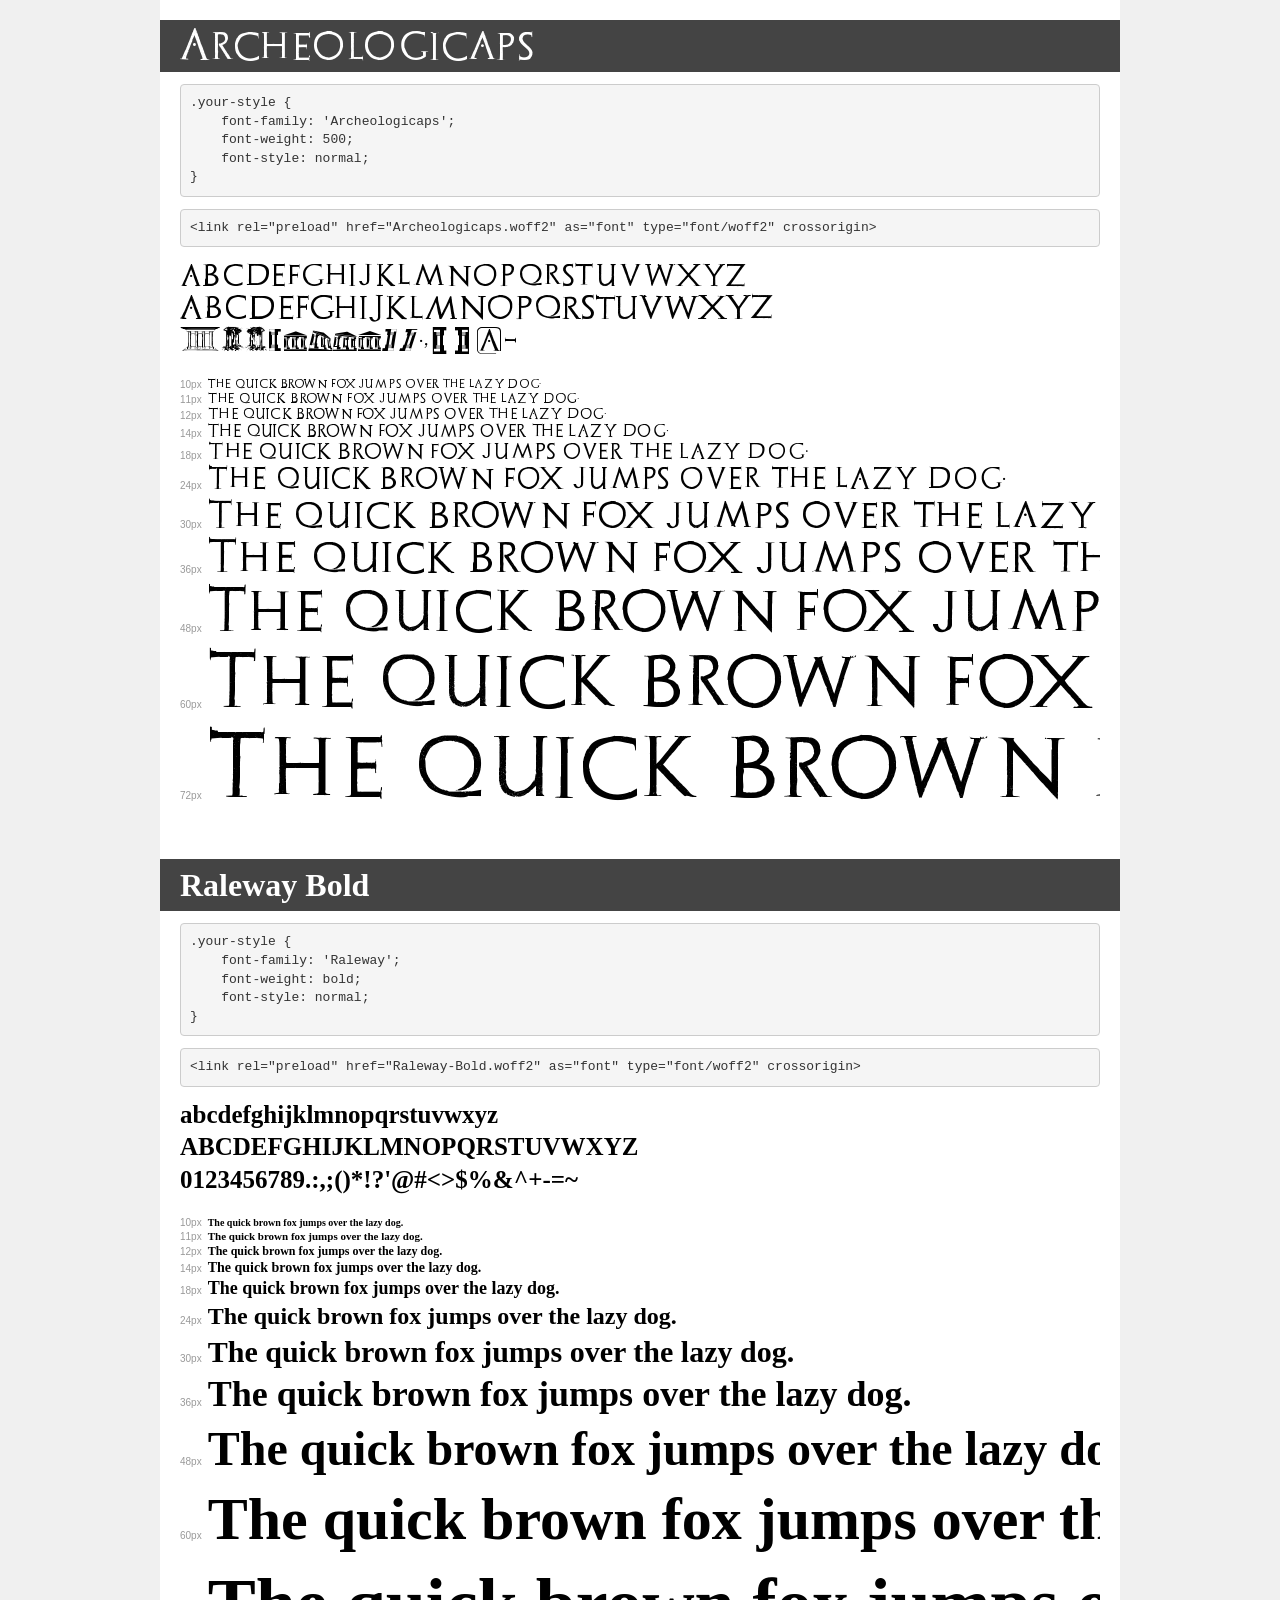
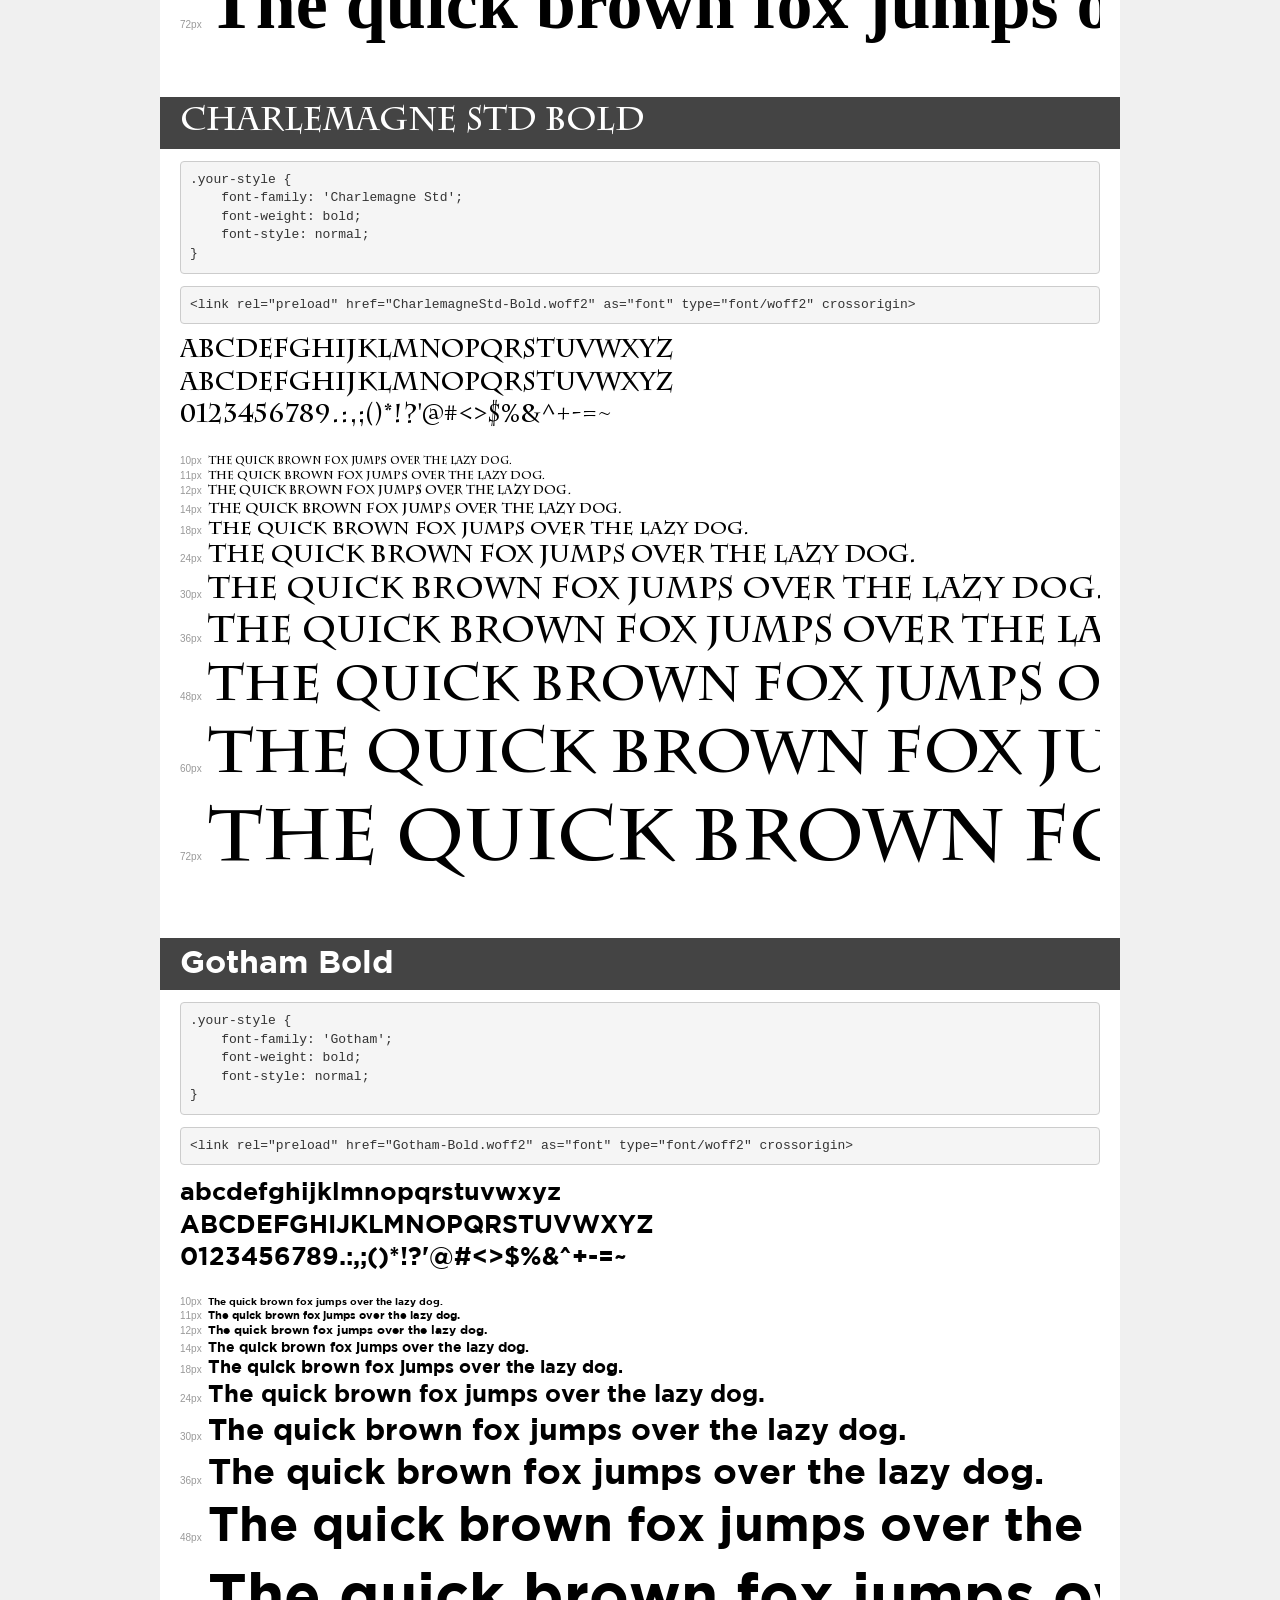
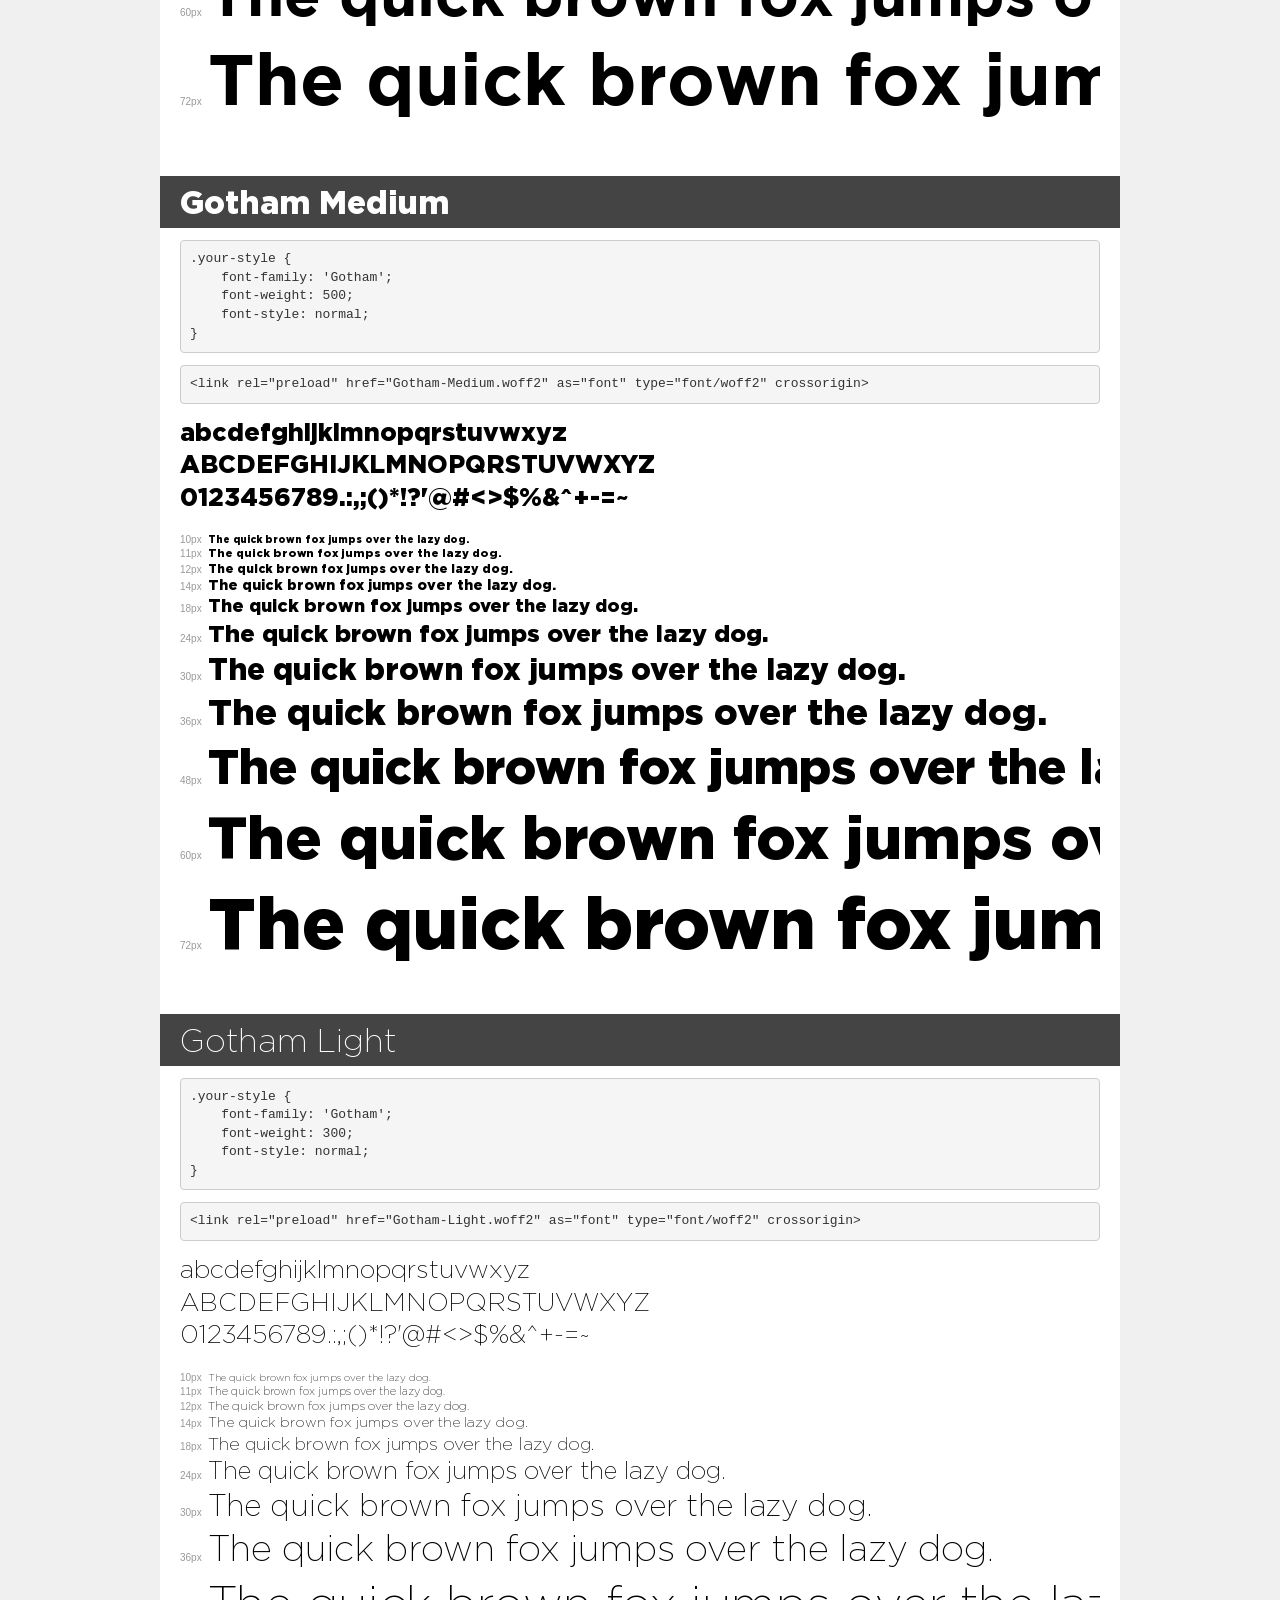
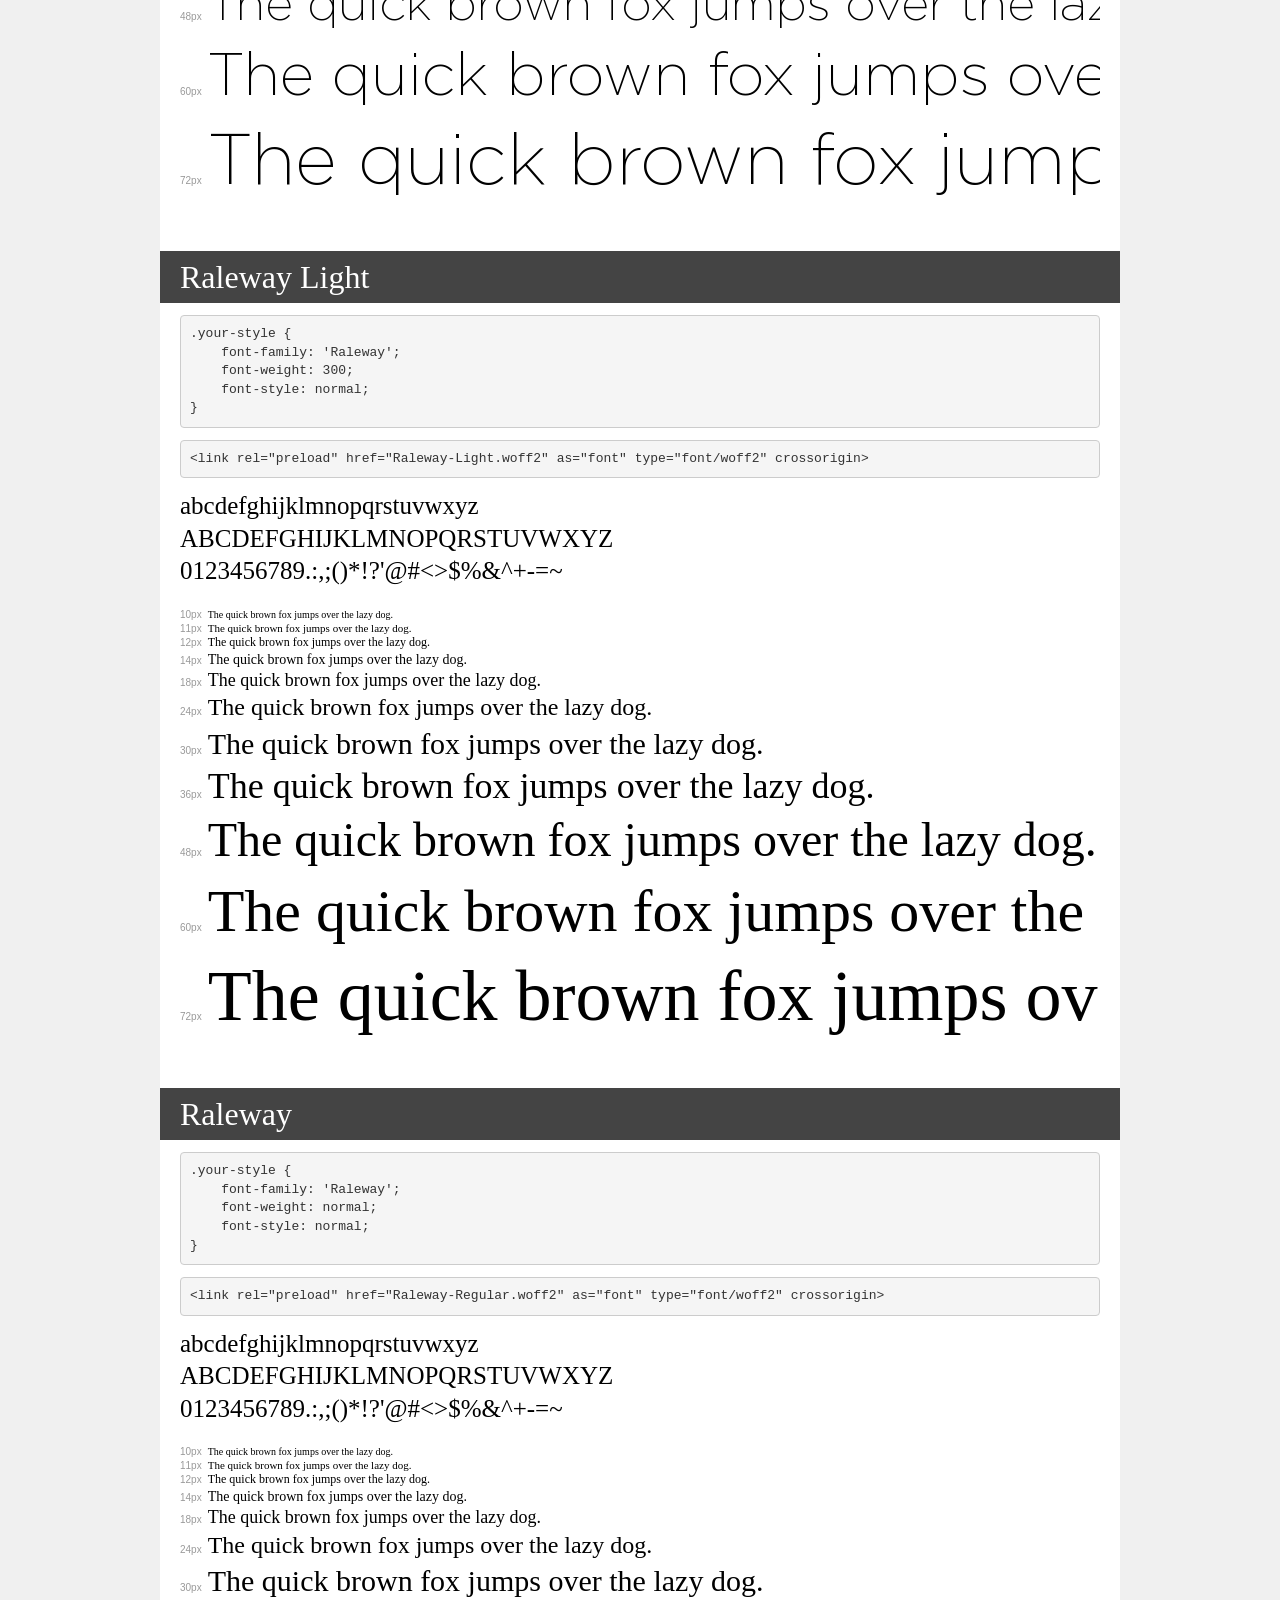
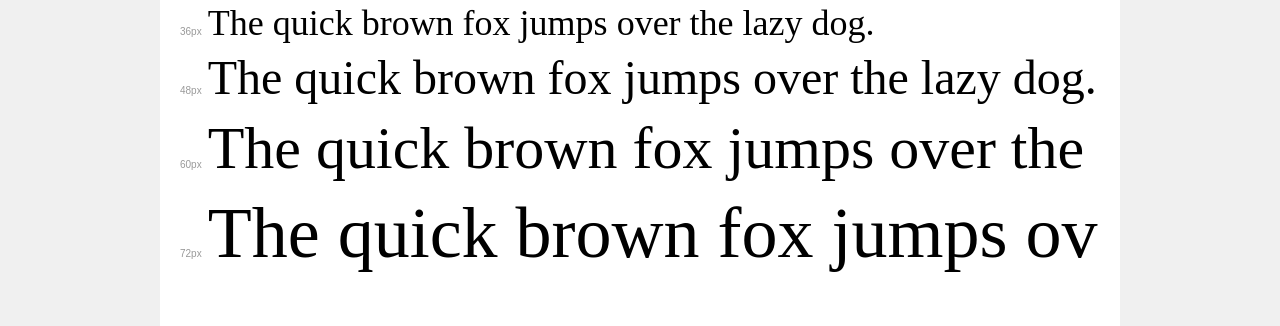
<file: font/demo.html>
<!DOCTYPE html>
<html lang="en">
<head>
    <meta charset="utf-8">
    <meta http-equiv="X-UA-Compatible" content="IE=edge">
    <meta name="viewport" content="width=device-width, initial-scale=1">
    <meta name="robots" content="noindex, noarchive">
    <meta name="format-detection" content="telephone=no">
    <title>Transfonter demo</title>
    <link href="stylesheet.css" rel="stylesheet">
    <style>
        /*
        http://meyerweb.com/eric/tools/css/reset/
        v2.0 | 20110126
        License: none (public domain)
        */
        html, body, div, span, applet, object, iframe,
        h1, h2, h3, h4, h5, h6, p, blockquote, pre,
        a, abbr, acronym, address, big, cite, code,
        del, dfn, em, img, ins, kbd, q, s, samp,
        small, strike, strong, sub, sup, tt, var,
        b, u, i, center,
        dl, dt, dd, ol, ul, li,
        fieldset, form, label, legend,
        table, caption, tbody, tfoot, thead, tr, th, td,
        article, aside, canvas, details, embed,
        figure, figcaption, footer, header, hgroup,
        menu, nav, output, ruby, section, summary,
        time, mark, audio, video {
            margin: 0;
            padding: 0;
            border: 0;
            font-size: 100%;
            font: inherit;
            vertical-align: baseline;
        }
        /* HTML5 display-role reset for older browsers */
        article, aside, details, figcaption, figure,
        footer, header, hgroup, menu, nav, section {
            display: block;
        }
        body {
            line-height: 1;
        }
        ol, ul {
            list-style: none;
        }
        blockquote, q {
            quotes: none;
        }
        blockquote:before, blockquote:after,
        q:before, q:after {
            content: '';
            content: none;
        }
        table {
            border-collapse: collapse;
            border-spacing: 0;
        }
        /* demo styles */
        body {
            background: #f0f0f0;
            color: #000;
        }
        .page {
            background: #fff;
            width: 920px;
            margin: 0 auto;
            padding: 20px 20px 0 20px;
            overflow: hidden;
        }
        .font-container {
            overflow-x: auto;
            overflow-y: hidden;
            margin-bottom: 40px;
            line-height: 1.3;
            white-space: nowrap;
            padding-bottom: 5px;
        }
        h1 {
            position: relative;
            background: #444;
            font-size: 32px;
            color: #fff;
            padding: 10px 20px;
            margin: 0 -20px 12px -20px;
        }
        .letters {
            font-size: 25px;
            margin-bottom: 20px;
        }
        .s10:before {
            content: '10px';
        }
        .s11:before {
            content: '11px';
        }
        .s12:before {
            content: '12px';
        }
        .s14:before {
            content: '14px';
        }
        .s18:before {
            content: '18px';
        }
        .s24:before {
            content: '24px';
        }
        .s30:before {
            content: '30px';
        }
        .s36:before {
            content: '36px';
        }
        .s48:before {
            content: '48px';
        }
        .s60:before {
            content: '60px';
        }
        .s72:before {
            content: '72px';
        }
        .s10:before, .s11:before, .s12:before, .s14:before,
        .s18:before, .s24:before, .s30:before, .s36:before,
        .s48:before, .s60:before, .s72:before {
            font-family: Arial, sans-serif;
            font-size: 10px;
            font-weight: normal;
            font-style: normal;
            color: #999;
            padding-right: 6px;
        }
        pre {
            display: block;
            padding: 9px;
            margin: 0 0 12px;
            font-family: Monaco, Menlo, Consolas, "Courier New", monospace;
            font-size: 13px;
            line-height: 1.428571429;
            color: #333;
            font-weight: normal;
            font-style: normal;
            background-color: #f5f5f5;
            border: 1px solid #ccc;
            overflow-x: auto;
            border-radius: 4px;
        }
        /* responsive */
        @media (max-width: 959px) {
            .page {
                width: auto;
                margin: 0;
            }
        }
    </style>
</head>
<body>
<div class="page">
    <div class="demo">
        <h1 style="font-family: 'Archeologicaps'; font-weight: 500; font-style: normal;">Archeologicaps</h1>
        <pre title="Usage">.your-style {
    font-family: 'Archeologicaps';
    font-weight: 500;
    font-style: normal;
}</pre>
        <pre title="Preload (optional)">
&lt;link rel=&quot;preload&quot; href=&quot;Archeologicaps.woff2&quot; as=&quot;font&quot; type=&quot;font/woff2&quot; crossorigin&gt;</pre>
        <div class="font-container" style="font-family: 'Archeologicaps'; font-weight: 500; font-style: normal;">
            <p class="letters">
                abcdefghijklmnopqrstuvwxyz<br>
ABCDEFGHIJKLMNOPQRSTUVWXYZ<br>
                0123456789.:,;()*!?'@#&lt;&gt;$%&^+-=~
            </p>
            <p class="s10" style="font-size: 10px;">The quick brown fox jumps over the lazy dog.</p>
            <p class="s11" style="font-size: 11px;">The quick brown fox jumps over the lazy dog.</p>
            <p class="s12" style="font-size: 12px;">The quick brown fox jumps over the lazy dog.</p>
            <p class="s14" style="font-size: 14px;">The quick brown fox jumps over the lazy dog.</p>
            <p class="s18" style="font-size: 18px;">The quick brown fox jumps over the lazy dog.</p>
            <p class="s24" style="font-size: 24px;">The quick brown fox jumps over the lazy dog.</p>
            <p class="s30" style="font-size: 30px;">The quick brown fox jumps over the lazy dog.</p>
            <p class="s36" style="font-size: 36px;">The quick brown fox jumps over the lazy dog.</p>
            <p class="s48" style="font-size: 48px;">The quick brown fox jumps over the lazy dog.</p>
            <p class="s60" style="font-size: 60px;">The quick brown fox jumps over the lazy dog.</p>
            <p class="s72" style="font-size: 72px;">The quick brown fox jumps over the lazy dog.</p>
        </div>
    </div>

    <div class="demo">
        <h1 style="font-family: 'Raleway'; font-weight: bold; font-style: normal;">Raleway Bold</h1>
        <pre title="Usage">.your-style {
    font-family: 'Raleway';
    font-weight: bold;
    font-style: normal;
}</pre>
        <pre title="Preload (optional)">
&lt;link rel=&quot;preload&quot; href=&quot;Raleway-Bold.woff2&quot; as=&quot;font&quot; type=&quot;font/woff2&quot; crossorigin&gt;</pre>
        <div class="font-container" style="font-family: 'Raleway'; font-weight: bold; font-style: normal;">
            <p class="letters">
                abcdefghijklmnopqrstuvwxyz<br>
ABCDEFGHIJKLMNOPQRSTUVWXYZ<br>
                0123456789.:,;()*!?'@#&lt;&gt;$%&^+-=~
            </p>
            <p class="s10" style="font-size: 10px;">The quick brown fox jumps over the lazy dog.</p>
            <p class="s11" style="font-size: 11px;">The quick brown fox jumps over the lazy dog.</p>
            <p class="s12" style="font-size: 12px;">The quick brown fox jumps over the lazy dog.</p>
            <p class="s14" style="font-size: 14px;">The quick brown fox jumps over the lazy dog.</p>
            <p class="s18" style="font-size: 18px;">The quick brown fox jumps over the lazy dog.</p>
            <p class="s24" style="font-size: 24px;">The quick brown fox jumps over the lazy dog.</p>
            <p class="s30" style="font-size: 30px;">The quick brown fox jumps over the lazy dog.</p>
            <p class="s36" style="font-size: 36px;">The quick brown fox jumps over the lazy dog.</p>
            <p class="s48" style="font-size: 48px;">The quick brown fox jumps over the lazy dog.</p>
            <p class="s60" style="font-size: 60px;">The quick brown fox jumps over the lazy dog.</p>
            <p class="s72" style="font-size: 72px;">The quick brown fox jumps over the lazy dog.</p>
        </div>
    </div>

    <div class="demo">
        <h1 style="font-family: 'Charlemagne Std'; font-weight: bold; font-style: normal;">Charlemagne Std Bold</h1>
        <pre title="Usage">.your-style {
    font-family: 'Charlemagne Std';
    font-weight: bold;
    font-style: normal;
}</pre>
        <pre title="Preload (optional)">
&lt;link rel=&quot;preload&quot; href=&quot;CharlemagneStd-Bold.woff2&quot; as=&quot;font&quot; type=&quot;font/woff2&quot; crossorigin&gt;</pre>
        <div class="font-container" style="font-family: 'Charlemagne Std'; font-weight: bold; font-style: normal;">
            <p class="letters">
                abcdefghijklmnopqrstuvwxyz<br>
ABCDEFGHIJKLMNOPQRSTUVWXYZ<br>
                0123456789.:,;()*!?'@#&lt;&gt;$%&^+-=~
            </p>
            <p class="s10" style="font-size: 10px;">The quick brown fox jumps over the lazy dog.</p>
            <p class="s11" style="font-size: 11px;">The quick brown fox jumps over the lazy dog.</p>
            <p class="s12" style="font-size: 12px;">The quick brown fox jumps over the lazy dog.</p>
            <p class="s14" style="font-size: 14px;">The quick brown fox jumps over the lazy dog.</p>
            <p class="s18" style="font-size: 18px;">The quick brown fox jumps over the lazy dog.</p>
            <p class="s24" style="font-size: 24px;">The quick brown fox jumps over the lazy dog.</p>
            <p class="s30" style="font-size: 30px;">The quick brown fox jumps over the lazy dog.</p>
            <p class="s36" style="font-size: 36px;">The quick brown fox jumps over the lazy dog.</p>
            <p class="s48" style="font-size: 48px;">The quick brown fox jumps over the lazy dog.</p>
            <p class="s60" style="font-size: 60px;">The quick brown fox jumps over the lazy dog.</p>
            <p class="s72" style="font-size: 72px;">The quick brown fox jumps over the lazy dog.</p>
        </div>
    </div>

    <div class="demo">
        <h1 style="font-family: 'Gotham'; font-weight: bold; font-style: normal;">Gotham Bold</h1>
        <pre title="Usage">.your-style {
    font-family: 'Gotham';
    font-weight: bold;
    font-style: normal;
}</pre>
        <pre title="Preload (optional)">
&lt;link rel=&quot;preload&quot; href=&quot;Gotham-Bold.woff2&quot; as=&quot;font&quot; type=&quot;font/woff2&quot; crossorigin&gt;</pre>
        <div class="font-container" style="font-family: 'Gotham'; font-weight: bold; font-style: normal;">
            <p class="letters">
                abcdefghijklmnopqrstuvwxyz<br>
ABCDEFGHIJKLMNOPQRSTUVWXYZ<br>
                0123456789.:,;()*!?'@#&lt;&gt;$%&^+-=~
            </p>
            <p class="s10" style="font-size: 10px;">The quick brown fox jumps over the lazy dog.</p>
            <p class="s11" style="font-size: 11px;">The quick brown fox jumps over the lazy dog.</p>
            <p class="s12" style="font-size: 12px;">The quick brown fox jumps over the lazy dog.</p>
            <p class="s14" style="font-size: 14px;">The quick brown fox jumps over the lazy dog.</p>
            <p class="s18" style="font-size: 18px;">The quick brown fox jumps over the lazy dog.</p>
            <p class="s24" style="font-size: 24px;">The quick brown fox jumps over the lazy dog.</p>
            <p class="s30" style="font-size: 30px;">The quick brown fox jumps over the lazy dog.</p>
            <p class="s36" style="font-size: 36px;">The quick brown fox jumps over the lazy dog.</p>
            <p class="s48" style="font-size: 48px;">The quick brown fox jumps over the lazy dog.</p>
            <p class="s60" style="font-size: 60px;">The quick brown fox jumps over the lazy dog.</p>
            <p class="s72" style="font-size: 72px;">The quick brown fox jumps over the lazy dog.</p>
        </div>
    </div>

    <div class="demo">
        <h1 style="font-family: 'Gotham'; font-weight: 500; font-style: normal;">Gotham Medium</h1>
        <pre title="Usage">.your-style {
    font-family: 'Gotham';
    font-weight: 500;
    font-style: normal;
}</pre>
        <pre title="Preload (optional)">
&lt;link rel=&quot;preload&quot; href=&quot;Gotham-Medium.woff2&quot; as=&quot;font&quot; type=&quot;font/woff2&quot; crossorigin&gt;</pre>
        <div class="font-container" style="font-family: 'Gotham'; font-weight: 500; font-style: normal;">
            <p class="letters">
                abcdefghijklmnopqrstuvwxyz<br>
ABCDEFGHIJKLMNOPQRSTUVWXYZ<br>
                0123456789.:,;()*!?'@#&lt;&gt;$%&^+-=~
            </p>
            <p class="s10" style="font-size: 10px;">The quick brown fox jumps over the lazy dog.</p>
            <p class="s11" style="font-size: 11px;">The quick brown fox jumps over the lazy dog.</p>
            <p class="s12" style="font-size: 12px;">The quick brown fox jumps over the lazy dog.</p>
            <p class="s14" style="font-size: 14px;">The quick brown fox jumps over the lazy dog.</p>
            <p class="s18" style="font-size: 18px;">The quick brown fox jumps over the lazy dog.</p>
            <p class="s24" style="font-size: 24px;">The quick brown fox jumps over the lazy dog.</p>
            <p class="s30" style="font-size: 30px;">The quick brown fox jumps over the lazy dog.</p>
            <p class="s36" style="font-size: 36px;">The quick brown fox jumps over the lazy dog.</p>
            <p class="s48" style="font-size: 48px;">The quick brown fox jumps over the lazy dog.</p>
            <p class="s60" style="font-size: 60px;">The quick brown fox jumps over the lazy dog.</p>
            <p class="s72" style="font-size: 72px;">The quick brown fox jumps over the lazy dog.</p>
        </div>
    </div>

    <div class="demo">
        <h1 style="font-family: 'Gotham'; font-weight: 300; font-style: normal;">Gotham Light</h1>
        <pre title="Usage">.your-style {
    font-family: 'Gotham';
    font-weight: 300;
    font-style: normal;
}</pre>
        <pre title="Preload (optional)">
&lt;link rel=&quot;preload&quot; href=&quot;Gotham-Light.woff2&quot; as=&quot;font&quot; type=&quot;font/woff2&quot; crossorigin&gt;</pre>
        <div class="font-container" style="font-family: 'Gotham'; font-weight: 300; font-style: normal;">
            <p class="letters">
                abcdefghijklmnopqrstuvwxyz<br>
ABCDEFGHIJKLMNOPQRSTUVWXYZ<br>
                0123456789.:,;()*!?'@#&lt;&gt;$%&^+-=~
            </p>
            <p class="s10" style="font-size: 10px;">The quick brown fox jumps over the lazy dog.</p>
            <p class="s11" style="font-size: 11px;">The quick brown fox jumps over the lazy dog.</p>
            <p class="s12" style="font-size: 12px;">The quick brown fox jumps over the lazy dog.</p>
            <p class="s14" style="font-size: 14px;">The quick brown fox jumps over the lazy dog.</p>
            <p class="s18" style="font-size: 18px;">The quick brown fox jumps over the lazy dog.</p>
            <p class="s24" style="font-size: 24px;">The quick brown fox jumps over the lazy dog.</p>
            <p class="s30" style="font-size: 30px;">The quick brown fox jumps over the lazy dog.</p>
            <p class="s36" style="font-size: 36px;">The quick brown fox jumps over the lazy dog.</p>
            <p class="s48" style="font-size: 48px;">The quick brown fox jumps over the lazy dog.</p>
            <p class="s60" style="font-size: 60px;">The quick brown fox jumps over the lazy dog.</p>
            <p class="s72" style="font-size: 72px;">The quick brown fox jumps over the lazy dog.</p>
        </div>
    </div>

    <div class="demo">
        <h1 style="font-family: 'Raleway'; font-weight: 300; font-style: normal;">Raleway Light</h1>
        <pre title="Usage">.your-style {
    font-family: 'Raleway';
    font-weight: 300;
    font-style: normal;
}</pre>
        <pre title="Preload (optional)">
&lt;link rel=&quot;preload&quot; href=&quot;Raleway-Light.woff2&quot; as=&quot;font&quot; type=&quot;font/woff2&quot; crossorigin&gt;</pre>
        <div class="font-container" style="font-family: 'Raleway'; font-weight: 300; font-style: normal;">
            <p class="letters">
                abcdefghijklmnopqrstuvwxyz<br>
ABCDEFGHIJKLMNOPQRSTUVWXYZ<br>
                0123456789.:,;()*!?'@#&lt;&gt;$%&^+-=~
            </p>
            <p class="s10" style="font-size: 10px;">The quick brown fox jumps over the lazy dog.</p>
            <p class="s11" style="font-size: 11px;">The quick brown fox jumps over the lazy dog.</p>
            <p class="s12" style="font-size: 12px;">The quick brown fox jumps over the lazy dog.</p>
            <p class="s14" style="font-size: 14px;">The quick brown fox jumps over the lazy dog.</p>
            <p class="s18" style="font-size: 18px;">The quick brown fox jumps over the lazy dog.</p>
            <p class="s24" style="font-size: 24px;">The quick brown fox jumps over the lazy dog.</p>
            <p class="s30" style="font-size: 30px;">The quick brown fox jumps over the lazy dog.</p>
            <p class="s36" style="font-size: 36px;">The quick brown fox jumps over the lazy dog.</p>
            <p class="s48" style="font-size: 48px;">The quick brown fox jumps over the lazy dog.</p>
            <p class="s60" style="font-size: 60px;">The quick brown fox jumps over the lazy dog.</p>
            <p class="s72" style="font-size: 72px;">The quick brown fox jumps over the lazy dog.</p>
        </div>
    </div>

    <div class="demo">
        <h1 style="font-family: 'Raleway'; font-weight: normal; font-style: normal;">Raleway</h1>
        <pre title="Usage">.your-style {
    font-family: 'Raleway';
    font-weight: normal;
    font-style: normal;
}</pre>
        <pre title="Preload (optional)">
&lt;link rel=&quot;preload&quot; href=&quot;Raleway-Regular.woff2&quot; as=&quot;font&quot; type=&quot;font/woff2&quot; crossorigin&gt;</pre>
        <div class="font-container" style="font-family: 'Raleway'; font-weight: normal; font-style: normal;">
            <p class="letters">
                abcdefghijklmnopqrstuvwxyz<br>
ABCDEFGHIJKLMNOPQRSTUVWXYZ<br>
                0123456789.:,;()*!?'@#&lt;&gt;$%&^+-=~
            </p>
            <p class="s10" style="font-size: 10px;">The quick brown fox jumps over the lazy dog.</p>
            <p class="s11" style="font-size: 11px;">The quick brown fox jumps over the lazy dog.</p>
            <p class="s12" style="font-size: 12px;">The quick brown fox jumps over the lazy dog.</p>
            <p class="s14" style="font-size: 14px;">The quick brown fox jumps over the lazy dog.</p>
            <p class="s18" style="font-size: 18px;">The quick brown fox jumps over the lazy dog.</p>
            <p class="s24" style="font-size: 24px;">The quick brown fox jumps over the lazy dog.</p>
            <p class="s30" style="font-size: 30px;">The quick brown fox jumps over the lazy dog.</p>
            <p class="s36" style="font-size: 36px;">The quick brown fox jumps over the lazy dog.</p>
            <p class="s48" style="font-size: 48px;">The quick brown fox jumps over the lazy dog.</p>
            <p class="s60" style="font-size: 60px;">The quick brown fox jumps over the lazy dog.</p>
            <p class="s72" style="font-size: 72px;">The quick brown fox jumps over the lazy dog.</p>
        </div>
    </div>

</div>
</body>
</html>
</file>
<file: font/stylesheet.css>
@font-face {
    font-family: 'Gotham';
    src: local('Gotham-LightItalic'),
        url('Gotham-LightItalic.woff2') format('woff2'),
        url('Gotham-LightItalic.woff') format('woff'),
        url('Gotham-LightItalic.ttf') format('truetype');
    font-weight: 300;
    font-style: italic;
}

@font-face {
    font-family: 'Gotham';
    src: local('Gotham-Bold'),
        url('Gotham-Bold.woff2') format('woff2'),
        url('Gotham-Bold.woff') format('woff'),
        url('Gotham-Bold.ttf') format('truetype');
    font-weight: bold;
    font-style: normal;
}

@font-face {
    font-family: 'Gotham';
    src: local('Gotham-Light'),
        url('Gotham-Light.woff2') format('woff2'),
        url('Gotham-Light.woff') format('woff'),
        url('Gotham-Light.ttf') format('truetype');
    font-weight: 300;
    font-style: normal;
}

@font-face {
    font-family: 'Gotham';
    src: local('Gotham-BoldItalic'),
        url('Gotham-BoldItalic.woff2') format('woff2'),
        url('Gotham-BoldItalic.woff') format('woff'),
        url('Gotham-BoldItalic.ttf') format('truetype');
    font-weight: bold;
    font-style: italic;
}

@font-face {
    font-family: 'Gotham';
    src: local('Gotham-MediumItalic'),
        url('Gotham-MediumItalic.woff2') format('woff2'),
        url('Gotham-MediumItalic.woff') format('woff'),
        url('Gotham-MediumItalic.ttf') format('truetype');
    font-weight: 500;
    font-style: italic;
}

@font-face {
    font-family: 'Archeologicaps';
    src: local('Archeologicaps'),
        url('Archeologicaps.woff2') format('woff2'),
        url('Archeologicaps.woff') format('woff'),
        url('Archeologicaps.ttf') format('truetype');
    font-weight: 500;
    font-style: normal;
}

@font-face {
    font-family: 'Gotham';
    src: local('Gotham-Medium'),
        url('Gotham-Medium.woff2') format('woff2'),
        url('Gotham-Medium.woff') format('woff'),
        url('Gotham-Medium.ttf') format('truetype');
    font-weight: 500;
    font-style: normal;
}

@font-face {
    font-family: 'Gotham';
    src: local('Gotham-XLight'),
        url('Gotham-XLight.woff2') format('woff2'),
        url('Gotham-XLight.woff') format('woff'),
        url('Gotham-XLight.ttf') format('truetype');
    font-weight: 300;
    font-style: normal;
}

@font-face {
    font-family: 'Gotham';
    src: local('Gotham-ThinItalic'),
        url('Gotham-ThinItalic.woff2') format('woff2'),
        url('Gotham-ThinItalic.woff') format('woff'),
        url('Gotham-ThinItalic.ttf') format('truetype');
    font-weight: 100;
    font-style: italic;
}

@font-face {
    font-family: 'Gotham';
    src: local('Gotham-XLightItalic'),
        url('Gotham-XLightItalic.woff2') format('woff2'),
        url('Gotham-XLightItalic.woff') format('woff'),
        url('Gotham-XLightItalic.ttf') format('truetype');
    font-weight: 300;
    font-style: italic;
}

@font-face {
    font-family: 'Gotham';
    src: local('Gotham-Thin'),
        url('Gotham-Thin.woff2') format('woff2'),
        url('Gotham-Thin.woff') format('woff'),
        url('Gotham-Thin.ttf') format('truetype');
    font-weight: 100;
    font-style: normal;
}

@font-face {
    font-family: 'Gotham';
    src: local('Gotham-UltraItalic'),
        url('Gotham-UltraItalic.woff2') format('woff2'),
        url('Gotham-UltraItalic.woff') format('woff'),
        url('Gotham-UltraItalic.ttf') format('truetype');
    font-weight: 500;
    font-style: italic;
}

@font-face {
    font-family: 'Gotham';
    src: local('Gotham-Black'),
        url('Gotham-Black.woff2') format('woff2'),
        url('Gotham-Black.woff') format('woff'),
        url('Gotham-Black.ttf') format('truetype');
    font-weight: 500;
    font-style: normal;
}

@font-face {
    font-family: 'Charlemagne Std';
    src: local('Charlemagne Std Bold'), local('CharlemagneStd-Bold'),
        url('CharlemagneStd-Bold.woff2') format('woff2'),
        url('CharlemagneStd-Bold.woff') format('woff'),
        url('CharlemagneStd-Bold.ttf') format('truetype');
    font-weight: bold;
    font-style: normal;
}
</file>
<file: css/style.css>
/***** root *****/
:root{
    --color-primaire: #f3e2ba;
    --bg-primaire: #000c15;
}
.navbar{
    --bs-navbar-toggler-icon-bg: url("data:image/svg+xml,%3csvg xmlns='http://www.w3.org/2000/svg' viewBox='0 0 30 30'%3e%3cpath stroke='rgba%2833, 37, 41, 0.75%29' stroke-linecap='round' stroke-miterlimit='10' stroke-width='2' d='M4 7h22M4 15h22M4 23h22'/%3e%3c/svg%3e");
}
html,body{
    background-color: var(--bg-primaire);
    color: #fff;
}
/***** End root *****/
/***** header *****/
.home header{
    /* background: linear-gradient(#222, #2227), url('../asset/img/atlantis/Background.jpg'); */
    background: linear-gradient(180deg, #000c15 0%, rgba(34, 34, 34, 0.00) 19.27%, rgba(34, 34, 34, 0.00) 83.33%, #000c15 100%),url('../asset/img/atlantis/Background.jpg') ;
    padding-bottom: 50px;
    background-size: cover;
} 
nav .nav-item .nav-link{
    color: var(--color-primaire);
    font-family: 'Charlemagne Std';
    font-weight: bold;
    font-style: normal;
    font-size: 20px;
}
.navbar{
    border-bottom: 2px var(--color-primaire) solid ;
}
.navbar .nav-item .nav-link i{
    border: 1px solid var(--color-primaire);
    border-radius: 50%;
    padding: 8px;
}
h1,h2{
    color: var(--color-primaire);
    font-family: 'Archeologicaps';
    font-weight: 500;
    font-style: normal;
}
.home h1{
    font-size: 98px;
}
.home h2{
    font-size: 38px;
}
header .owl-carousel .card-img-overlay{
    background: linear-gradient(180deg, rgba(1, 17, 29, 0.00) 0%, rgba(1, 17, 29, 0.00) 50%, #01111D 100%);
}
header .owl-carousel .card-text{
    color: var(--color-primaire);
    font-size: 18px;
    font-family: 'Gotham';
    font-weight: 300;
    font-style: normal;
    text-transform: uppercase;
    text-align: center;
}
header .achat{
    border: 4px solid var(--color-primaire);
    font-size: 23px;
    font-family: 'Gotham';
    font-weight: 400;
    font-style: normal;
    text-transform: uppercase;
    color: var(--color-primaire);
    border-radius: 10px;
    background-color: #0007;
}
header .achat:hover{
    background-color: var(--color-primaire);
    border-color: var(--color-primaire);
}
/***** End header *****/
/***** presentation *****/
.presentation{
    padding-top: 50px;
    padding-bottom: 50px;
}
/***** End presentation *****/

/***** actualites *****/
.actualites{
    padding-top: 50px;
    padding-bottom: 50px;
    background: url("../asset/img/actualites/Background.png");
    background-size: cover;
}
/***** End actualites *****/
/***** Footer *****/
footer{
    padding-bottom: 50px;
    background-color: #000a12;
    color: white;
}

.footer-link{
    background-color: #09141c;
    padding-top: 50px;
    padding-bottom: 50px;
}

.footer-link h3{
    color: var(--color-primaire);
    font-size: 24px;
    font-family: 'Charlemagne Std';
    font-weight: bold;
    font-style: normal;
}
.footer-newsletter{
    background-color: #172128;
    padding-top: 16px;
    padding-bottom: 16px;
}
.footer-copyright{
    padding-top: 50px;
}
/***** End Footer *****/

/***** Page Gallery Flexslider *****/
.flexslider{
    border: var(--bg-primaire);
    background: var(--bg-primaire);
}
/***** End Page Gallery Flexslider *****/

@media (max-width: 600px){
    .home h1{
        font-size: 40px;
    }
}
</file>
<file: css/apropos.css>
*{
  margin: 0;
  padding: 0;
  box-sizing: border-box;
}

/* style header  */

/* style de main  */

main{
  width: 100%;
  height: 100vh;
  border-bottom: #f3e2ba;
}


/* style de footer  */
.partie4{
  height: 300px;
  background: #000c15;
}
.partie4 .row{
  margin:0px 110PX;
  margin-left:150px;
}
.p4box{
  margin-top: 50px;
  height: 200px;
  margin-right: 100px;
  /* background:antiquewhite; */
}
.p4box h2 a{
  color: #f3e2ba;
  text-decoration: none;
}
.p4box h6 a{
  color:white;
  text-decoration: none;
}
.p4box ul li{
  list-style-type: none;
  margin:7px ;
}
.palet{
  height: 80px;
  background:#172128;
}
.myinput{
  margin-left: 30px;
 background: #2d2d2d;
 border: none;
}
.mydiv{
  background: #c09a78;
  border: none;
}
.foo{
  height: 150px;
  padding-top: 30px;
  background: #000a12;
}
</file>
